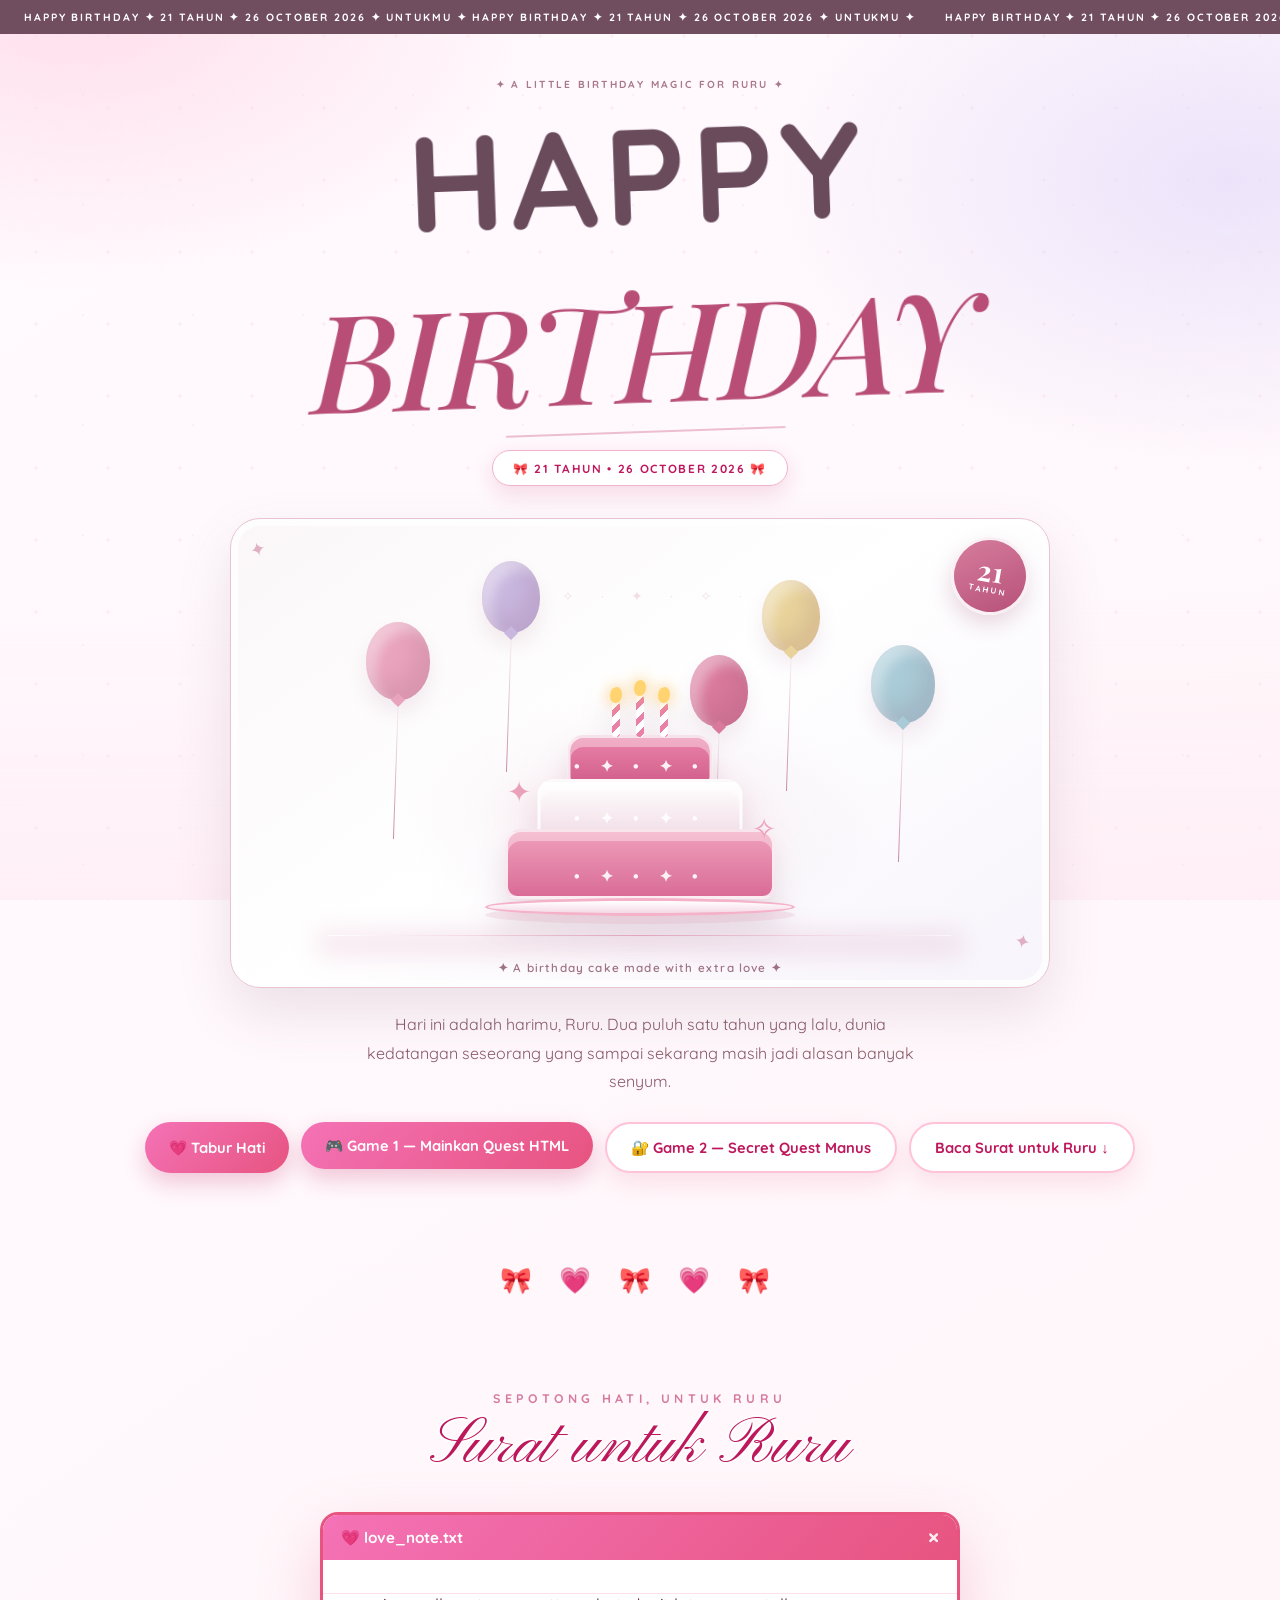
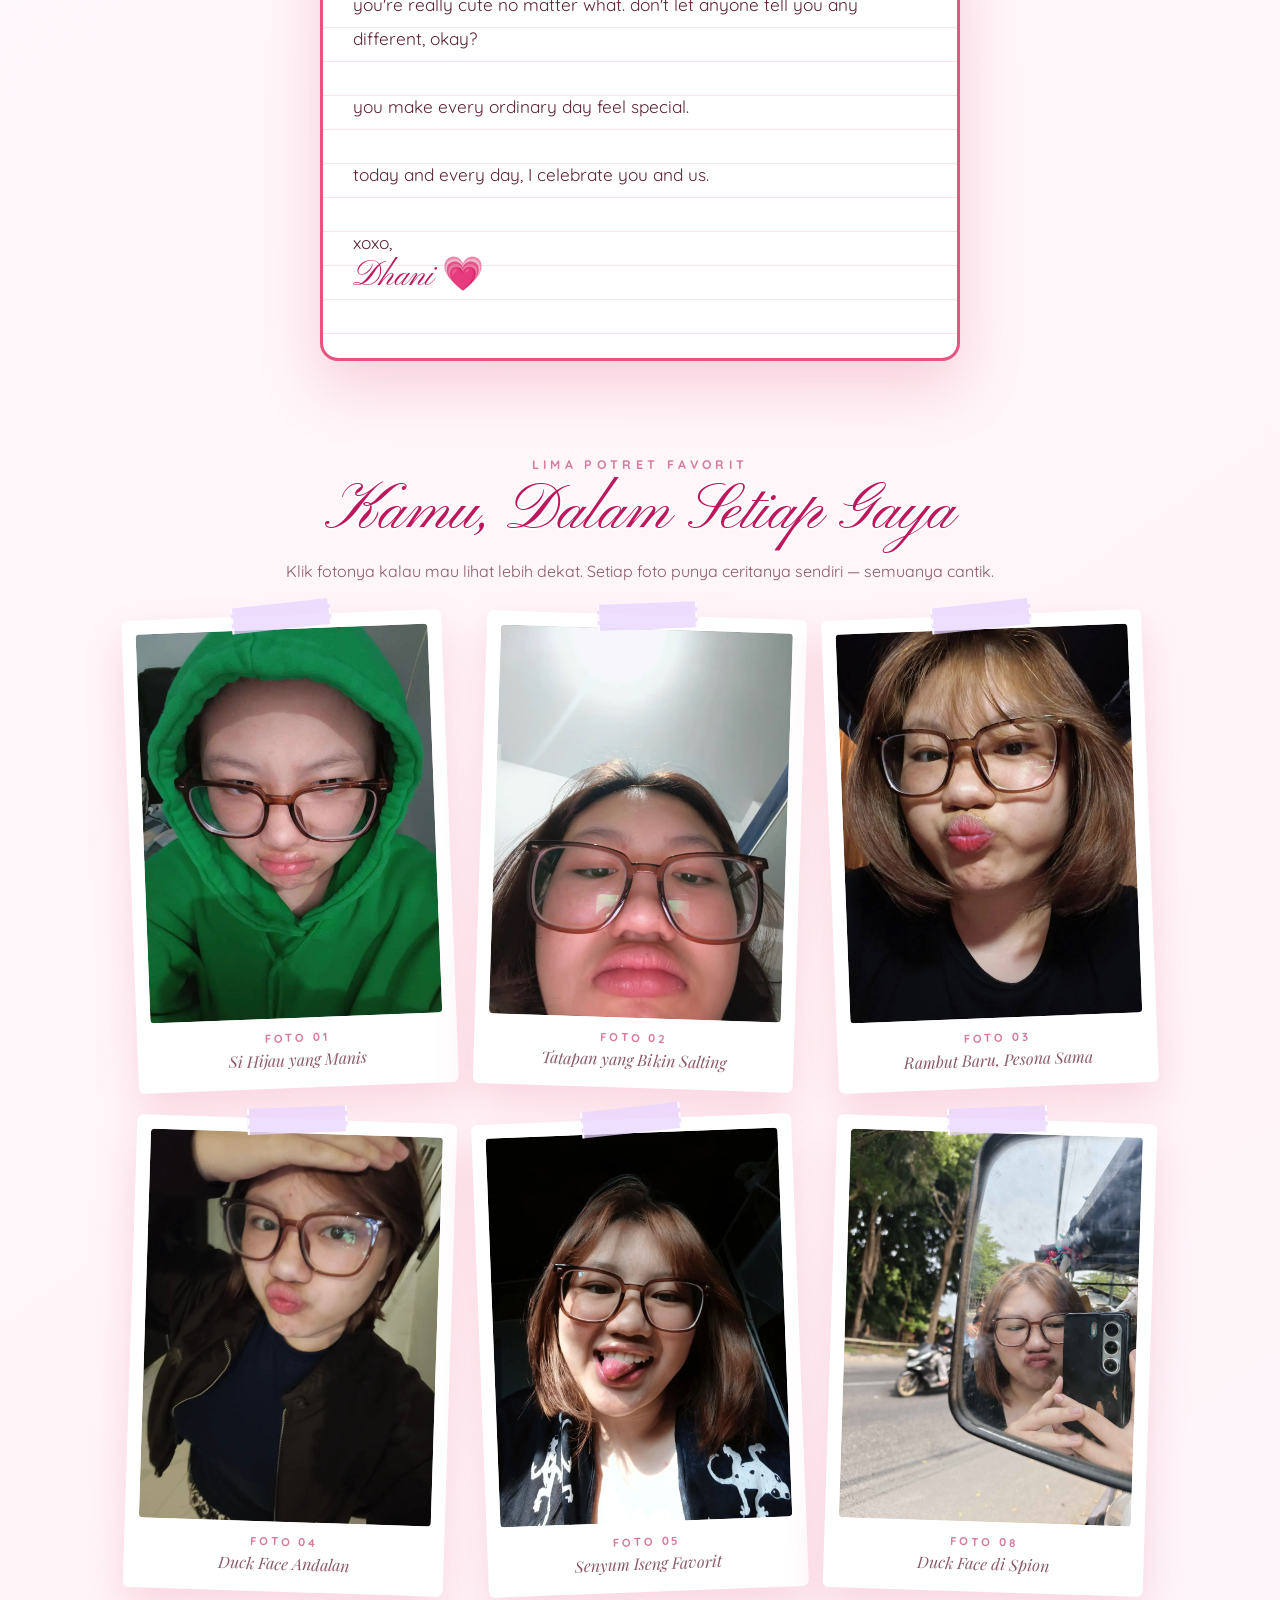
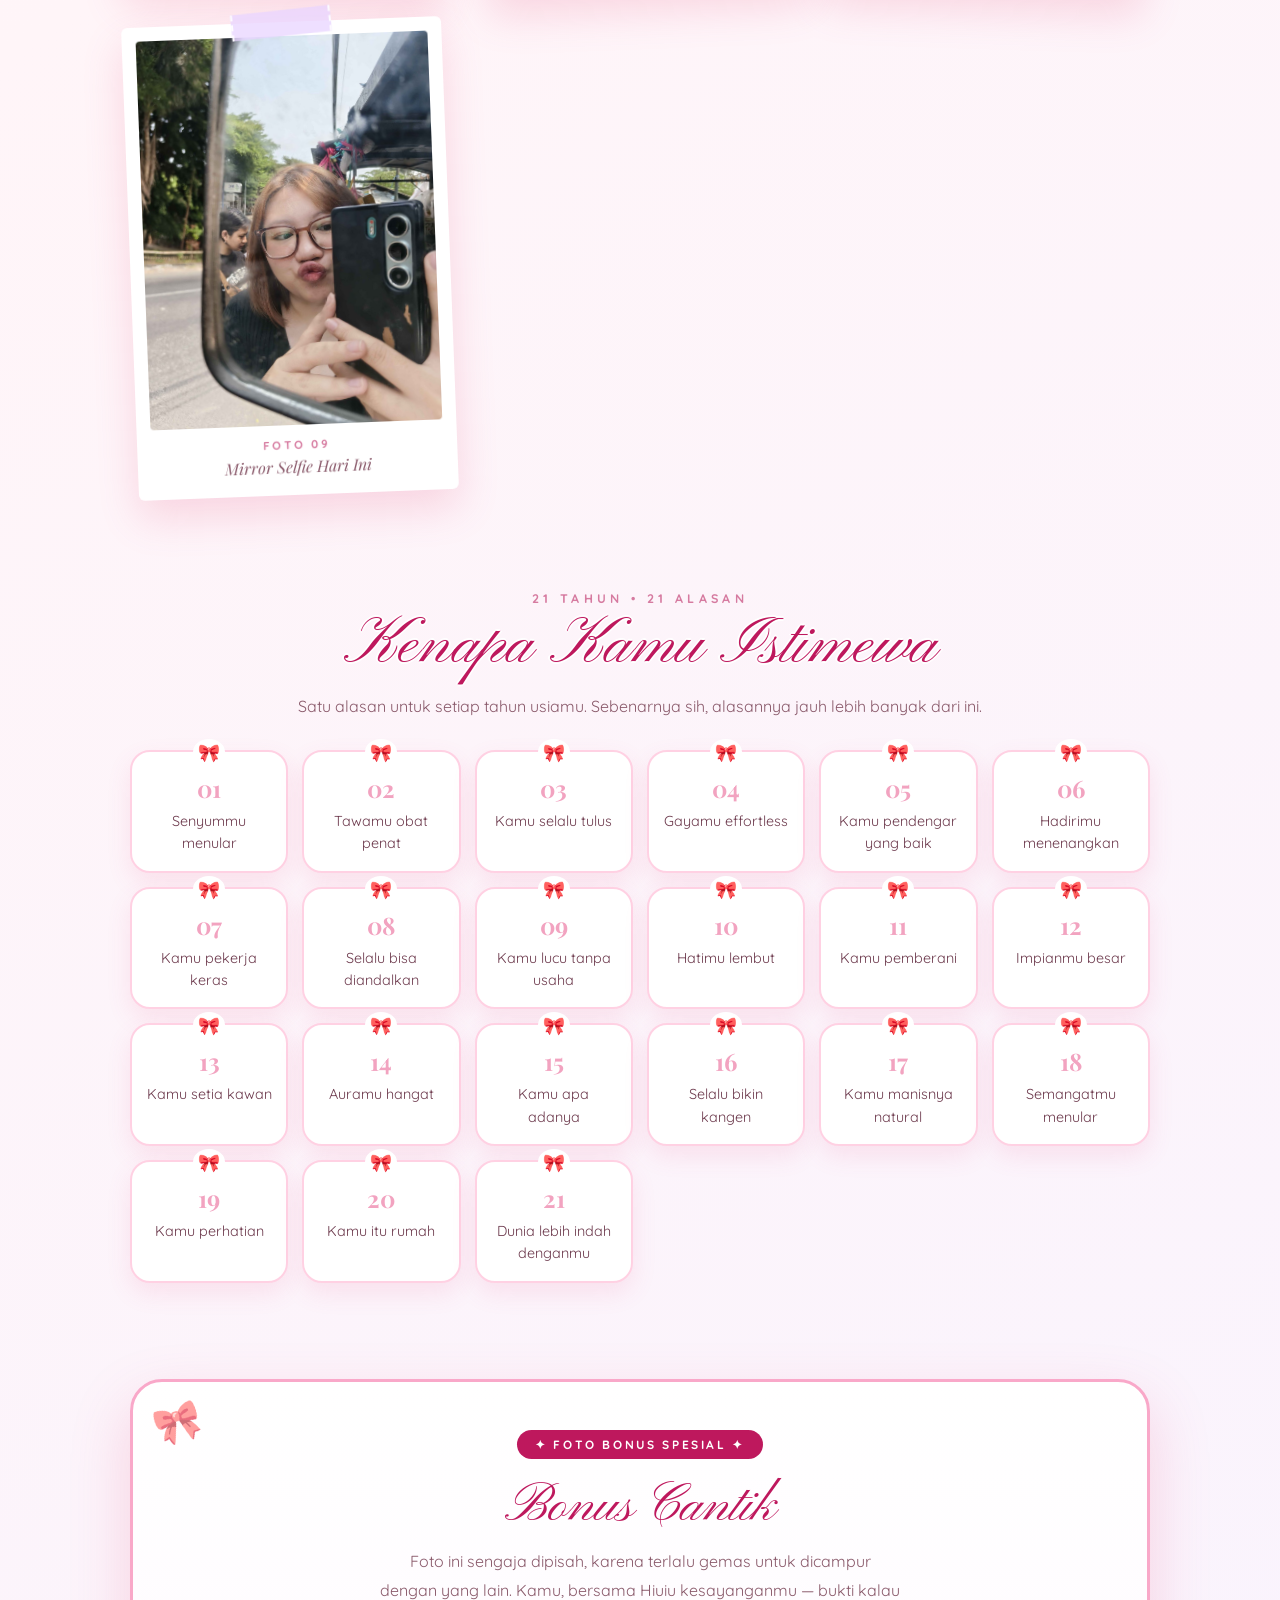
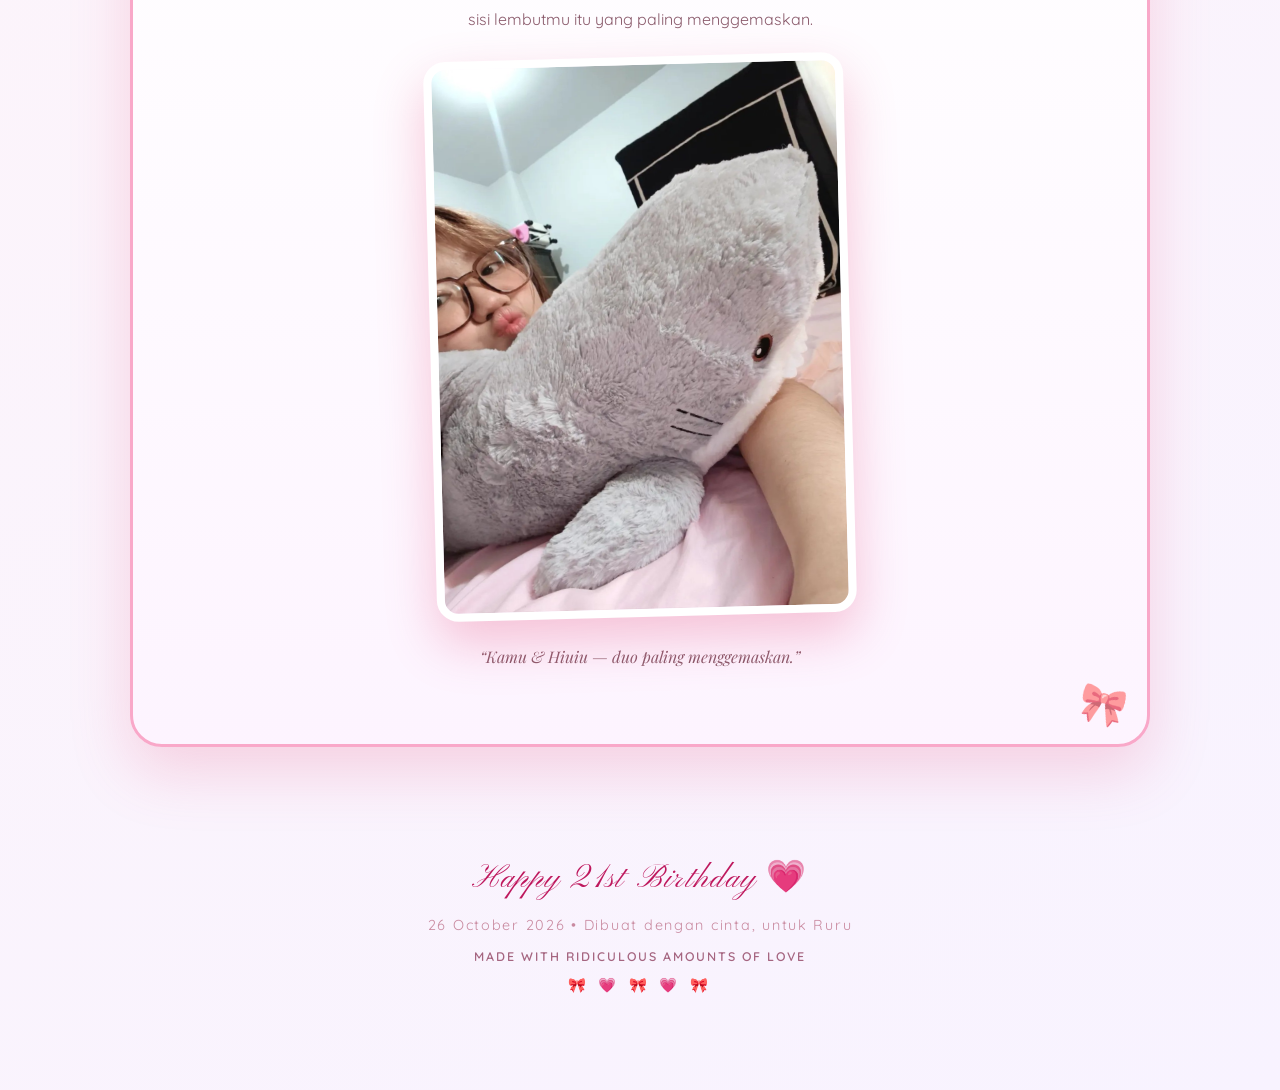
<file: index.html>
<!DOCTYPE html>
<html lang="id">
<head>
<meta charset="UTF-8">
<meta name="viewport" content="width=device-width, initial-scale=1.0">
<title>Happy Birthday 21 🎀 — 26 October 2026</title>
<!-- v2: self-hosted Three.js, kue 3D, balon 3D, hati 3D -->
<link rel="preconnect" href="https://fonts.googleapis.com">
<link href="https://fonts.googleapis.com/css2?family=Pinyon+Script&family=Playfair+Display:ital,wght@0,500;0,700;1,500&family=Quicksand:wght@400;500;600;700&display=swap" rel="stylesheet">
<script src="vendor/three.min.js"></script>
<style>
  :root{--pink:#f9a8c9;--hot:#f472b6;--rose:#be185d;--deep:#e75480;--cream:#fffafb;--lilac:#e9d5ff;--ink:#5b2333;--soft:#8a5a6b}
  *{margin:0;padding:0;box-sizing:border-box}
  html{scroll-behavior:smooth}
  body{font-family:'Quicksand',sans-serif;color:var(--ink);background:var(--cream);overflow-x:hidden}
  body::before{content:"";position:fixed;inset:0;z-index:0;pointer-events:none;
    background-image:radial-gradient(#ffd1e3 2.2px, transparent 2.3px),radial-gradient(#f3e8ff 2px, transparent 2.1px);
    background-size:56px 56px, 92px 92px; background-position:0 0, 28px 40px; opacity:.55}
  body::after{content:"";position:fixed;inset:0;z-index:0;pointer-events:none;
    background:radial-gradient(900px 480px at 8% -5%, #ffd9e8 0%, transparent 60%),radial-gradient(800px 500px at 105% 15%, #f3e8ff 0%, transparent 55%),radial-gradient(700px 500px at 50% 110%, #ffe9f2 0%, transparent 60%)}
  .wrap{position:relative;z-index:1;max-width:1060px;margin:0 auto;padding:0 20px 90px}
  .script{font-family:'Pinyon Script',cursive;font-weight:400}
  .serif{font-family:'Playfair Display',serif}

  /* marquee */
  .marquee{position:relative;z-index:2;overflow:hidden;background:var(--deep);color:#fff;font-weight:700;letter-spacing:.22em;font-size:.82rem;padding:.55rem 0;border-bottom:3px dashed #ffb9d4;white-space:nowrap}
  .marquee span{display:inline-block;padding-left:1.5rem;animation:scroll 22s linear infinite}
  @keyframes scroll{to{transform:translateX(-50%)}}

  /* hero */
  .hero{text-align:center;padding:34px 10px 10px}
  .hero h1{font-size:clamp(3.6rem,12vw,8.5rem);line-height:1.05;color:var(--rose);
    text-shadow:3px 0 0 #fff,-3px 0 0 #fff,0 3px 0 #fff,0 -3px 0 #fff,0 8px 0 #ffc2d8,0 20px 42px rgba(231,84,128,.3);
    transform:rotate(-2deg);animation:pop .8s cubic-bezier(.34,1.56,.64,1) both}
  @keyframes pop{from{transform:scale(.6) rotate(-8deg);opacity:0}to{transform:scale(1) rotate(-2deg);opacity:1}}
  .sticker{display:inline-block;background:#fff;border:2.5px solid #ffc2d8;border-radius:999px;padding:.5rem 1.4rem;font-weight:700;letter-spacing:.14em;font-size:.85rem;color:var(--rose);box-shadow:0 12px 26px rgba(231,84,128,.22);transform:rotate(1.5deg)}
  .date{margin-top:16px;font-size:clamp(1rem,3vw,1.3rem);letter-spacing:.3em;font-weight:700;color:var(--soft)}

  /* 3D stage */
  .stage{position:relative;margin:34px auto 0;max-width:820px;background:
    repeating-linear-gradient(0deg, #fff 0 34px, #ffe9f2 34px 68px),
    repeating-linear-gradient(90deg, #fff 0 34px, #ffe9f2 34px 68px);
    border:3px solid #ffc2d8;border-radius:36px;box-shadow:0 30px 70px rgba(231,84,128,.28), inset 0 0 0 8px #fff;overflow:hidden}
  .stage::before,.stage::after{content:"🎀";position:absolute;z-index:3;font-size:2.4rem}
  .stage::before{top:10px;left:14px;transform:rotate(-16deg)}
  .stage::after{bottom:10px;right:14px;transform:rotate(14deg)}
  #cake3d{width:100%;height:520px;display:block;cursor:grab;touch-action:none}
  #cake3d:active{cursor:grabbing}
  .cake-fallback{display:none;text-align:center;padding:120px 20px;font-size:5rem}
  .badge21{position:absolute;top:18px;right:22px;z-index:3;width:92px;height:92px;border-radius:50%;background:linear-gradient(135deg,#f472b6,#e75480);color:#fff;display:flex;flex-direction:column;align-items:center;justify-content:center;transform:rotate(10deg);border:4px solid #fff;box-shadow:0 14px 30px rgba(231,84,128,.45);animation:wobble 3s ease-in-out infinite}
  .badge21 b{font-family:'Playfair Display',serif;font-size:2.1rem;line-height:1}
  .badge21 span{font-size:.6rem;letter-spacing:.25em;font-weight:700}
  @keyframes wobble{0%,100%{transform:rotate(8deg) scale(1)}50%{transform:rotate(14deg) scale(1.07)}}
  .stage-hint{text-align:center;padding:10px 0 16px;font-size:.85rem;font-weight:600;color:var(--soft);letter-spacing:.08em}
  .cta{display:flex;gap:14px;flex-wrap:wrap;justify-content:center;margin-top:26px}
  .btn{cursor:pointer;border:0;border-radius:999px;padding:.95rem 2.1rem;font-family:'Quicksand',sans-serif;font-weight:700;font-size:1rem;color:#fff;background:linear-gradient(135deg,#f472b6,#e75480);box-shadow:0 14px 30px rgba(231,84,128,.4);transition:transform .2s}
  .btn:hover{transform:translateY(-3px) scale(1.04) rotate(-1deg)}
  .btn.ghost{background:#fff;color:var(--rose);border:2px solid #ffc2d8;box-shadow:0 10px 24px rgba(231,84,128,.15)}

  /* sections */
  section{margin-top:96px}
  .sec-head{text-align:center;margin-bottom:30px}
  .sec-head .kicker{font-size:.78rem;letter-spacing:.35em;color:#d67ba0;font-weight:700}
  .sec-head h2{font-size:clamp(2.4rem,7vw,4rem);color:var(--rose);line-height:1.1;margin-top:6px;text-shadow:2px 0 0 #fff,-2px 0 0 #fff,0 2px 0 #fff,0 -2px 0 #fff}
  .sec-head p{color:var(--soft);margin-top:10px;line-height:1.7}
  .divider{text-align:center;font-size:1.6rem;letter-spacing:.4em;margin-top:80px;color:#f2a3c0}

  /* letter */
  .letter{position:relative;background:#fff;border:2px solid #ffd1e3;border-radius:28px;padding:clamp(28px,5vw,52px);box-shadow:0 24px 60px rgba(231,84,128,.18);max-width:760px;margin:0 auto}
  .letter::before{content:"";position:absolute;inset:10px;border:1.5px dashed #ffc2d8;border-radius:20px;pointer-events:none}
  .tape{position:absolute;width:110px;height:30px;background:rgba(249,168,201,.55);border-left:2px dashed rgba(255,255,255,.8);border-right:2px dashed rgba(255,255,255,.8);top:-14px;left:50%;transform:translateX(-50%) rotate(-3deg)}
  .letter .seal{position:absolute;top:-26px;right:34px;width:56px;height:56px;border-radius:50%;background:linear-gradient(135deg,#f472b6,#e75480);color:#fff;display:flex;align-items:center;justify-content:center;font-size:1.5rem;box-shadow:0 10px 22px rgba(231,84,128,.45);transform:rotate(10deg)}
  .letter p{line-height:2;font-size:1.06rem;margin-bottom:16px;color:#6d3a4d}
  .letter .sign{font-size:clamp(2rem,5vw,2.8rem);color:var(--rose);margin-top:8px}

  /* gallery */
  .gallery{display:grid;grid-template-columns:repeat(auto-fit,minmax(240px,1fr));gap:30px}
  .polaroid{position:relative;background:#fff;padding:14px 14px 18px;border-radius:6px;box-shadow:0 18px 40px rgba(231,84,128,.2);transform:rotate(var(--r,0deg));transition:transform .35s, box-shadow .35s;cursor:pointer}
  .polaroid:nth-child(odd){--r:-2.2deg}.polaroid:nth-child(even){--r:1.8deg}
  .polaroid:hover{transform:rotate(0deg) translateY(-8px) scale(1.03);box-shadow:0 28px 50px rgba(231,84,128,.3);z-index:2}
  .polaroid::before{content:"";position:absolute;top:-12px;left:50%;transform:translateX(-50%) rotate(-4deg);width:96px;height:26px;background:rgba(233,213,255,.75);border-left:2px dashed rgba(255,255,255,.9);border-right:2px dashed rgba(255,255,255,.9)}
  .polaroid img{width:100%;aspect-ratio:3/4;object-fit:cover;border-radius:4px;display:block;background:#ffe4ef}
  .polaroid figcaption{font-family:'Playfair Display',serif;font-style:italic;text-align:center;margin-top:12px;color:var(--soft);font-size:1rem}
  .polaroid figcaption b{display:block;font-style:normal;font-family:'Quicksand',sans-serif;font-size:.72rem;letter-spacing:.25em;color:#d67ba0;margin-bottom:4px}

  /* reasons */
  .reasons{display:grid;grid-template-columns:repeat(auto-fit,minmax(150px,1fr));gap:14px}
  .reason{position:relative;background:#fff;border:2px solid #ffd1e3;border-radius:20px;padding:20px 14px 16px;text-align:center;box-shadow:0 10px 24px rgba(231,84,128,.12);transition:transform .25s}
  .reason:hover{transform:translateY(-5px) rotate(-1.5deg) scale(1.03)}
  .reason::before{content:"🎀";position:absolute;top:-13px;left:50%;transform:translateX(-50%);font-size:1.1rem;background:#fff;border-radius:50%;padding:2px 5px}
  .reason .n{font-family:'Playfair Display',serif;font-weight:700;color:#f2a3c0;font-size:1.5rem}
  .reason p{font-size:.9rem;line-height:1.55;margin-top:6px;color:#6d3a4d}

  /* bonus */
  .bonus{border:3px solid #f9a8c9;border-radius:32px;padding:clamp(28px,5vw,48px);background:linear-gradient(180deg,#fff,#fdf4ff);box-shadow:0 24px 60px rgba(231,84,128,.22);text-align:center;position:relative;overflow:hidden}
  .bonus::before,.bonus::after{content:"🎀";position:absolute;font-size:2.4rem;opacity:.6}
  .bonus::before{top:16px;left:20px;transform:rotate(-18deg)}
  .bonus::after{bottom:16px;right:20px;transform:rotate(14deg)}
  .bonus .tag{display:inline-block;background:var(--rose);color:#fff;font-weight:700;letter-spacing:.22em;font-size:.75rem;padding:.45rem 1.1rem;border-radius:999px}
  .bonus h2{font-size:clamp(2.2rem,6vw,3.4rem);color:var(--rose);margin:14px 0 6px}
  .bonus p{color:var(--soft);line-height:1.8;max-width:520px;margin:0 auto 24px}
  .bonus figure{max-width:420px;margin:0 auto;cursor:pointer}
  .bonus img{width:100%;aspect-ratio:3/4;object-fit:cover;border-radius:22px;border:8px solid #fff;box-shadow:0 22px 50px rgba(231,84,128,.32);background:#ffe4ef;transform:rotate(-1.5deg)}

  /* bursts + trail */
  .burst{position:fixed;z-index:50;pointer-events:none;font-size:1.6rem;animation:floatUp 1.1s ease-out forwards}
  @keyframes floatUp{to{transform:translateY(-130px) scale(1.4) rotate(18deg);opacity:0}}
  .rain{position:fixed;top:-40px;z-index:40;pointer-events:none;animation:fall linear forwards}
  @keyframes fall{to{transform:translateY(110vh) rotate(340deg)}}
  .trail{position:fixed;z-index:60;pointer-events:none;font-size:.95rem;animation:trailFade .8s ease-out forwards}
  @keyframes trailFade{to{transform:translateY(-26px) scale(.4);opacity:0}}

  footer{text-align:center;margin-top:100px;color:#c98aa0;font-size:.9rem;letter-spacing:.12em;line-height:2}
  footer .big{font-size:2rem;color:var(--rose)}
  .footer-love{display:inline-block;margin:8px 0 2px;color:#a56580;font:600 .78rem/1.5 'Quicksand',sans-serif;letter-spacing:.16em;text-transform:uppercase}
  @media (max-width:560px){#cake3d{height:400px}.letter{padding:28px 22px}}
  /* love note card (ala love_note.txt) */
  .lovenote{max-width:640px;margin:0 auto;background:#fff;border:3px solid #e75480;border-radius:18px;overflow:hidden;box-shadow:0 24px 60px rgba(231,84,128,.25);text-align:left}
  .lovenote-head{display:flex;justify-content:space-between;align-items:center;background:linear-gradient(135deg,#f472b6,#e75480);color:#fff;font-weight:700;padding:.7rem 1.1rem;font-size:.95rem}
  .lovenote-x{font-size:1.4rem;line-height:1;opacity:.9}
  .lovenote-body{padding:28px 30px;background-image:repeating-linear-gradient(transparent 0 33px,#ffe1ec 33px 34px);line-height:34px;font-size:1.08rem;color:#5b2333}
  .lovenote-body p{margin-bottom:34px}
  .lovenote-sign{margin-top:8px}
  .lovenote-name{font-family:'Pinyon Script',cursive;font-size:2.1rem;color:var(--rose)}

  /* connected game gate */
  .manus-gate{position:fixed;inset:0;z-index:100;display:grid;place-items:center;padding:20px;background:rgba(91,35,51,.42);backdrop-filter:blur(8px)}
  .manus-gate[hidden]{display:none}
  .manus-gate-card{position:relative;width:min(430px,100%);padding:30px 24px 26px;border:3px solid #ffc2d8;border-radius:28px;background:#fffafb;box-shadow:0 28px 80px rgba(91,35,51,.3);text-align:center}
  .manus-gate-card::before{content:"🎀";position:absolute;top:-25px;left:50%;transform:translateX(-50%);font-size:2.4rem}
  .manus-gate-card h3{font-family:'Playfair Display',serif;font-size:1.8rem;color:#be185d;margin-bottom:9px}
  .manus-gate-card p{color:#8a5a6b;line-height:1.65;margin-bottom:18px}
  .manus-gate-card form{display:flex;gap:8px;flex-wrap:wrap;justify-content:center}
  .manus-gate-card input{flex:1 1 190px;min-width:0;border:2px solid #ffc2d8;border-radius:999px;padding:13px 16px;font:600 1rem 'Quicksand',sans-serif;color:#5b2333;background:#fff;outline:none;text-align:center}
  .manus-gate-card input:focus{border-color:#e75480;box-shadow:0 0 0 4px rgba(244,114,182,.18)}
  .manus-gate-card .gate-message{min-height:1.5em;margin:15px 0 0;color:#be185d;font-weight:700;font-size:.9rem}
  .manus-gate-close{position:absolute;right:13px;top:10px;border:0;background:transparent;color:#be185d;font-size:1.5rem;cursor:pointer}
  .manus-gate-hint{font-size:.78rem!important;letter-spacing:.08em;margin:13px 0 0!important;color:#c98aa0!important}


  /* polished hero refresh */
  body{background:linear-gradient(145deg,#fffafe 0%,#fff5f8 48%,#f8f3ff 100%)}
  body::before{background-image:radial-gradient(#f5b7d0 1.5px,transparent 1.7px),radial-gradient(#d9c7ed 1.2px,transparent 1.5px);background-size:72px 72px,110px 110px;opacity:.2}
  body::after{background:radial-gradient(700px 420px at 6% 0%,rgba(255,212,229,.72),transparent 68%),radial-gradient(680px 420px at 96% 20%,rgba(225,214,249,.62),transparent 68%),linear-gradient(180deg,transparent 65%,rgba(255,231,241,.5))}
  .marquee{background:linear-gradient(90deg,#c94778,#df6e99,#c94778);border-bottom:0;padding:.62rem 0;font-size:.72rem;letter-spacing:.18em;box-shadow:0 4px 16px rgba(190,24,93,.16)}
  .hero{padding:44px 10px 10px}
  .hero-kicker{color:#b86a8b;font-size:.7rem;font-weight:700;letter-spacing:.28em;margin-bottom:12px}
  .hero-title{display:flex;justify-content:center;align-items:baseline;gap:.22em;flex-wrap:wrap;font-family:'Playfair Display',serif;font-size:clamp(3.2rem,9vw,7.4rem);font-weight:500;line-height:.98;letter-spacing:-.045em;color:#6b304c;text-shadow:0 10px 22px rgba(190,24,93,.12);animation:heroIn .8s cubic-bezier(.2,1.3,.4,1) both}
  .hero-title span{font-style:italic;color:#a4446f;font-weight:500}
  .hero-title strong{font-style:italic;font-weight:700;background:linear-gradient(135deg,#e75480 12%,#b92e69 75%);-webkit-background-clip:text;background-clip:text;color:transparent}.hero-title span{text-shadow:none}.hero-title strong{background:none;-webkit-background-clip:border-box;background-clip:border-box;color:#c94778;-webkit-text-fill-color:#c94778;text-shadow:none}
  .hero-title strong::after{content:'';display:block;height:5px;margin:8px auto 0;width:62%;border-radius:99px;background:linear-gradient(90deg,transparent,#f4a1be,transparent);opacity:.65}
  @keyframes heroIn{from{opacity:0;transform:translateY(16px) scale(.94)}to{opacity:1;transform:translateY(0) scale(1)}}
  .sticker{border:1px solid #efb2c9;padding:.58rem 1.25rem;font-size:.74rem;box-shadow:0 8px 22px rgba(190,24,93,.14);transform:none}
  .stage{height:500px;margin-top:32px;background:linear-gradient(145deg,#fff 0%,#fff5f8 48%,#f6efff 100%);border:1px solid rgba(229,84,128,.34);border-radius:30px;box-shadow:0 26px 60px rgba(141,71,108,.16),inset 0 0 0 8px rgba(255,255,255,.75);overflow:hidden}
  .stage::before,.stage::after{z-index:9;font-size:1.8rem;opacity:.75}
  .stage::before{top:16px;left:18px}.stage::after{bottom:34px;right:18px}
  #cake3d{position:absolute;left:0;top:0;width:1px;height:1px;opacity:0;pointer-events:none}
  .hero-art{position:absolute;inset:0;overflow:hidden}
  .hero-glow{position:absolute;left:50%;bottom:38px;width:min(70%,470px);height:250px;transform:translateX(-50%);border-radius:50%;background:radial-gradient(ellipse,rgba(255,191,214,.7),rgba(248,225,240,.35) 48%,transparent 72%);filter:blur(8px)}
  .hero-confetti{position:absolute;top:68px;left:50%;transform:translateX(-50%);width:100%;color:#e9a0ba;font-size:1.25rem;letter-spacing:.28em;white-space:nowrap;opacity:.72;animation:confettiFloat 3s ease-in-out infinite}
  .hero-balloons{position:absolute;inset:0;max-width:720px;margin:auto}
  .balloon{position:absolute;display:block;width:64px;height:78px;border-radius:50% 50% 48% 48%;box-shadow:inset -12px -14px 20px rgba(108,48,83,.12),inset 10px 9px 12px rgba(255,255,255,.4),0 12px 20px rgba(137,73,107,.1);animation:balloonFloat 4s ease-in-out infinite}
  .balloon::before{content:'';position:absolute;left:50%;bottom:-5px;width:10px;height:10px;transform:translateX(-50%) rotate(45deg);background:inherit}
  .balloon::after{content:'';position:absolute;left:50%;top:92%;width:1px;height:145px;background:linear-gradient(transparent,#c98aa5);transform:rotate(2deg);transform-origin:top}
  .balloon-pink{left:12%;top:22%;background:#f5a4c3;animation-delay:-.8s}.balloon-lilac{left:28%;top:9%;background:#d8c4f0;width:58px;height:72px;animation-delay:-2s}.balloon-yellow{right:25%;top:13%;background:#f7dc95;width:58px;height:72px;animation-delay:-1.4s}.balloon-blue{right:9%;top:27%;background:#aed8eb;width:64px;height:78px;animation-delay:-2.7s}.balloon-rose{right:35%;top:29%;background:#ec769f;width:58px;height:72px;animation-delay:-1.8s}
  @keyframes balloonFloat{0%,100%{transform:translateY(0) rotate(-3deg)}50%{transform:translateY(-10px) rotate(4deg)}}
  @keyframes confettiFloat{0%,100%{transform:translateX(-50%) translateY(0);opacity:.55}50%{transform:translateX(-50%) translateY(-7px);opacity:.9}}
  .hero-cake{position:absolute;left:50%;bottom:64px;width:310px;height:250px;transform:translateX(-50%);filter:drop-shadow(0 17px 14px rgba(137,73,107,.16));z-index:4}
  .cake-plate{position:absolute;left:50%;bottom:7px;width:310px;height:18px;transform:translateX(-50%);border-radius:50%;background:linear-gradient(#fff,#f5d9e6);border:3px solid #f4b1c8;box-shadow:0 8px 0 rgba(218,144,174,.18)}
  .cake-tier{position:absolute;left:50%;transform:translateX(-50%);border-radius:16px 16px 12px 12px;border:3px solid rgba(255,255,255,.82);box-shadow:inset 0 9px 0 rgba(255,255,255,.35)}
  .cake-tier::after{content:'•  ✦  •  ✦  •';position:absolute;left:0;right:0;bottom:10px;text-align:center;color:rgba(255,255,255,.9);font-weight:700;letter-spacing:8px}
  .cake-tier-bottom{bottom:24px;width:270px;height:70px;background:linear-gradient(#f7b0c9,#e979a5)}
  .cake-tier-mid{bottom:82px;width:205px;height:62px;background:linear-gradient(#fff,#f6dce9)}
  .cake-tier-top{bottom:134px;width:145px;height:54px;background:linear-gradient(#f595ba,#e35d92)}
  .cake-candle{position:absolute;bottom:186px;left:calc(50% - 28px);width:8px;height:35px;border-radius:5px;background:repeating-linear-gradient(135deg,#fff 0 6px,#e980a7 6px 11px);z-index:3}.candle-two{left:calc(50% - 4px);height:42px}.candle-three{left:calc(50% + 20px);height:35px}
  .cake-candle i{position:absolute;left:50%;top:-15px;width:12px;height:16px;transform:translateX(-50%);border-radius:55% 45% 55% 45%;background:#ffd36f;box-shadow:0 0 15px #ffc35a;animation:flameFlicker .7s ease-in-out infinite alternate}
  @keyframes flameFlicker{to{transform:translateX(-50%) scale(1.18) rotate(6deg);filter:brightness(1.12)}}
  .cake-sparkle{position:absolute;color:#eaa0b8;font-size:1.8rem;animation:sparklePop 2.3s ease-in-out infinite}.sparkle-one{left:7%;top:40%}.sparkle-two{right:6%;top:55%;animation-delay:-1.1s}
  @keyframes sparklePop{0%,100%{opacity:.25;transform:scale(.8) rotate(0)}50%{opacity:1;transform:scale(1.18) rotate(16deg)}}
  .hero-ground{position:absolute;left:12%;right:12%;bottom:51px;height:1px;background:linear-gradient(90deg,transparent,#e8adc3,transparent);box-shadow:0 8px 24px 12px rgba(209,137,170,.2)}
  .stage-hint{position:absolute;z-index:10;left:0;right:0;bottom:12px;padding:0;font-size:.73rem;color:#a56c87;letter-spacing:.14em}
  .badge21{z-index:11;width:78px;height:78px;top:18px;right:20px;background:linear-gradient(145deg,#f28caf,#c74779);border:3px solid rgba(255,255,255,.9);box-shadow:0 12px 24px rgba(190,24,93,.26)}
  .badge21 b{font-size:1.75rem}.badge21 span{font-size:.52rem}
  .cta{gap:12px;margin-top:26px}.btn{box-shadow:0 10px 22px rgba(190,24,93,.22);font-size:.92rem;padding:.86rem 1.5rem}.btn:hover{box-shadow:0 14px 28px rgba(190,24,93,.28)}
  @media (max-width:760px){.wrap{padding-left:14px;padding-right:14px}.hero{padding-top:32px}.hero-kicker{font-size:.58rem;letter-spacing:.2em}.hero-title{font-size:clamp(3rem,13vw,5.4rem)}.stage{height:430px;border-radius:24px;margin-top:24px}.hero-cake{transform:translateX(-50%) scale(.82);transform-origin:bottom center;bottom:52px}.balloon{transform:scale(.78)}.balloon-pink{left:5%}.balloon-blue{right:3%}.badge21{width:68px;height:68px;top:14px;right:14px}.badge21 b{font-size:1.5rem}.stage-hint{font-size:.62rem;letter-spacing:.08em}.cta .btn,.cta a{width:100%}.cta a .btn{width:100%}}
  @media (max-width:440px){.marquee{font-size:.58rem;letter-spacing:.12em}.hero-title{font-size:clamp(2.8rem,15vw,4.4rem)}.sticker{font-size:.6rem;letter-spacing:.08em;padding:.5rem .8rem}.stage{height:350px}.hero-cake{transform:translateX(-50%) scale(.61);bottom:42px}.hero-confetti{top:52px;font-size:.85rem}.balloon{transform:scale(.58)}.balloon-pink{left:0}.balloon-blue{right:0}.stage-hint{font-size:.55rem}.hero-ground{bottom:42px}.hero-glow{bottom:35px}}


  /* editorial minimal hero refinement */
  .hero-title{font-family:'Quicksand',sans-serif;font-size:clamp(2.55rem,7vw,5.9rem);font-weight:700;line-height:1;letter-spacing:.045em;text-transform:uppercase;color:#694b5c;text-shadow:none;transform:none}
  .hero-title span{font-style:normal;color:#694b5c;font-weight:700}
  .hero-title strong{font-family:'Playfair Display',serif;font-style:italic;font-weight:500;color:#b84d76;-webkit-text-fill-color:#b84d76;letter-spacing:-.025em;background:none;text-shadow:none}
  .hero-title strong::after{height:2px;width:42%;margin-top:12px;background:#e8afc2;opacity:.8}
  .hero-kicker{color:#a8798d;letter-spacing:.22em;font-size:.64rem}
  .stage{height:470px;background:linear-gradient(145deg,#fbf7f8 0%,#fff 48%,#f7f4fb 100%);border-color:#e8c3d0;box-shadow:0 24px 54px rgba(106,73,91,.13),inset 0 0 0 7px rgba(255,255,255,.82)}
  .stage::before,.stage::after{content:'✦';color:#d79ab1;font-size:1.2rem;font-family:'Playfair Display',serif}
  .hero-confetti{opacity:.26;color:#c98aa4;font-size:.9rem;letter-spacing:.45em}
  .hero-glow{background:radial-gradient(ellipse,rgba(242,193,210,.48),rgba(245,235,242,.25) 48%,transparent 72%)}
  .hero-cake{cursor:pointer;transition:filter .2s}
  .hero-cake:hover{filter:drop-shadow(0 20px 16px rgba(137,73,107,.2)) brightness(1.02)}
  .cake-tier-bottom{background:linear-gradient(#ef9fba,#d96c97)}
  .cake-tier-mid{background:linear-gradient(#fff,#f0dbe4)}
  .cake-tier-top{background:linear-gradient(#e982a8,#cf5d89)}
  .balloon-pink{background:#e9a3bc}.balloon-lilac{background:#c9b7df}.balloon-yellow{background:#e9d39b}.balloon-blue{background:#a9cbd7}.balloon-rose{background:#d9799b}
  .badge21{background:linear-gradient(145deg,#d77e9e,#b65078);box-shadow:0 10px 20px rgba(153,78,108,.2)}
  .stage-hint{color:#9e7185;letter-spacing:.1em}
  .spin-cake{animation:spinCake .8s cubic-bezier(.2,.9,.2,1)}
  @keyframes spinCake{0%{transform:translateX(-50%) rotateY(0) scale(1)}50%{transform:translateX(-50%) rotateY(180deg) scale(1.04)}100%{transform:translateX(-50%) rotateY(360deg) scale(1)}}
  .marquee{background:#714d60;box-shadow:none;font-size:.66rem;letter-spacing:.18em}
  @media (max-width:760px){.stage{height:410px}.hero-title{font-size:clamp(2.4rem,11vw,4.7rem)}}
  @media (max-width:440px){.stage{height:340px}.hero-title{font-size:clamp(2.15rem,12vw,3.6rem);letter-spacing:.03em}.hero-title strong::after{margin-top:8px}.hero-kicker{font-size:.5rem}.hero-cake{bottom:42px}}


  .hb-overlay{will-change:opacity,transform;position:fixed;left:50%;top:38%;transform:translate(-50%,-50%) scale(.7);z-index:80;pointer-events:none;text-align:center;opacity:0;transition:opacity .3s,transform .45s cubic-bezier(.34,1.56,.64,1)}
  .hb-overlay.show{opacity:1;transform:translate(-50%,-50%) scale(1)}
  .hb-overlay b{display:block;font:700 clamp(2.6rem,10vw,5.2rem)/.95 'Quicksand',sans-serif;letter-spacing:.04em;color:#b84d76;text-shadow:0 4px 0 #fff,0 12px 26px rgba(120,70,92,.25)}
  .hb-overlay span{display:block;margin-top:12px;color:#9b6b80;font-weight:700;letter-spacing:.2em;font-size:.75rem;background:#fff;padding:.45rem 1rem;border-radius:999px;border:1px solid #e8c3d0}

</style>
</head>
<body>
<div class="marquee"><span>HAPPY BIRTHDAY ✦ 21 TAHUN ✦ 26 OCTOBER 2026 ✦ UNTUKMU ✦ HAPPY BIRTHDAY ✦ 21 TAHUN ✦ 26 OCTOBER 2026 ✦ UNTUKMU ✦&nbsp;</span><span>HAPPY BIRTHDAY ✦ 21 TAHUN ✦ 26 OCTOBER 2026 ✦ UNTUKMU ✦ HAPPY BIRTHDAY ✦ 21 TAHUN ✦ 26 OCTOBER 2026 ✦ UNTUKMU ✦&nbsp;</span></div>

<div class="hb-overlay" id="hbOverlay"><b>HAPPY<br>BIRTHDAY</b><span>RURU • 21 TAHUN</span></div>

<div class="wrap">
  <header class="hero">
    <div class="hero-kicker">✦ A LITTLE BIRTHDAY MAGIC FOR RURU ✦</div>
    <h1 class="hero-title"><span>Happy</span> <strong>Birthday</strong></h1>
    <div style="margin-top:18px"><span class="sticker">🎀 21 TAHUN • 26 OCTOBER 2026 🎀</span></div>

    <div class="stage" id="stage">
      <div class="badge21"><b>21</b><span>TAHUN</span></div>
      <div class="hero-art" aria-hidden="true">
        <div class="hero-glow"></div>
        <div class="hero-confetti">✦　·　✧　·　✦　·　✧　·　✦</div>
        <div class="hero-balloons"><i class="balloon balloon-pink"></i><i class="balloon balloon-lilac"></i><i class="balloon balloon-yellow"></i><i class="balloon balloon-blue"></i><i class="balloon balloon-rose"></i></div>
        <div class="hero-cake">
          <div class="cake-candle"><i></i></div><div class="cake-candle candle-two"><i></i></div><div class="cake-candle candle-three"><i></i></div>
          <div class="cake-tier cake-tier-top"></div><div class="cake-tier cake-tier-mid"></div><div class="cake-tier cake-tier-bottom"></div><div class="cake-plate"></div>
          <span class="cake-sparkle sparkle-one">✦</span><span class="cake-sparkle sparkle-two">✧</span>
        </div>
        <div class="hero-ground"></div>
      </div>
      <canvas id="cake3d" data-disabled="true" aria-hidden="true"></canvas>
      <div class="cake-fallback" id="cakeFallback">🎂<div style="font-size:1rem;font-family:'Quicksand',sans-serif;font-weight:700;color:#be185d">Kue ulang tahunmu!</div></div>
      <div class="stage-hint">✦ A birthday cake made with extra love ✦</div>
    </div>

    <p style="margin-top:22px;max-width:560px;margin-left:auto;margin-right:auto;line-height:1.8;color:var(--soft)">Hari ini adalah harimu, Ruru. Dua puluh satu tahun yang lalu, dunia kedatangan seseorang yang sampai sekarang masih jadi alasan banyak senyum.</p>
    <div class="cta">
      <button class="btn" onclick="rainHearts()">💗 Tabur Hati</button>
      <a href="game.html" style="text-decoration:none"><button class="btn">🎮 Game 1 — Mainkan Quest HTML</button></a>
      <button class="btn ghost" id="openManusGate" type="button">🔐 Game 2 — Secret Quest Manus</button>
      <button class="btn ghost" onclick="document.getElementById('surat').scrollIntoView({behavior:'smooth'})">Baca Surat untuk Ruru ↓</button>
    </div>
  </header>

  <div class="divider">🎀 💗 🎀 💗 🎀</div>

  <section id="surat">
    <div class="sec-head">
      <div class="kicker">SEPOTONG HATI, UNTUK RURU</div>
      <h2 class="script">Surat untuk Ruru</h2>
    </div>
    <div class="lovenote">
      <div class="lovenote-head"><span>💗 love_note.txt</span><span class="lovenote-x">×</span></div>
      <div class="lovenote-body">
        <p>you're really cute no matter what. don't let anyone tell you any different, okay?</p>
        <p>you make every ordinary day feel special.</p>
        <p>today and every day, I celebrate you and us.</p>
        <p class="lovenote-sign">xoxo,<br><span class="lovenote-name">Dhani 💗</span></p>
      </div>
    </div>
  </section>

  <section id="galeri">
    <div class="sec-head">
      <div class="kicker">LIMA POTRET FAVORIT</div>
      <h2 class="script">Kamu, Dalam Setiap Gaya</h2>
      <p>Klik fotonya kalau mau lihat lebih dekat. Setiap foto punya ceritanya sendiri — semuanya cantik.</p>
    </div>
    <div class="gallery">
      <figure class="polaroid" onclick="burstAt(event)"><img src="assets/foto-1.jpg" alt="Foto 1"><figcaption><b>FOTO 01</b>Si Hijau yang Manis</figcaption></figure>
      <figure class="polaroid" onclick="burstAt(event)"><img src="assets/foto-2.jpg" alt="Foto 2"><figcaption><b>FOTO 02</b>Tatapan yang Bikin Salting</figcaption></figure>
      <figure class="polaroid" onclick="burstAt(event)"><img src="assets/foto-3.jpg" alt="Foto 3"><figcaption><b>FOTO 03</b>Rambut Baru, Pesona Sama</figcaption></figure>
      <figure class="polaroid" onclick="burstAt(event)"><img src="assets/foto-4.jpg" alt="Foto 4"><figcaption><b>FOTO 04</b>Duck Face Andalan</figcaption></figure>
      <figure class="polaroid" onclick="burstAt(event)"><img src="assets/foto-5.jpg" alt="Foto 5"><figcaption><b>FOTO 05</b>Senyum Iseng Favorit</figcaption></figure>
      <figure class="polaroid" onclick="burstAt(event)"><img src="assets/foto-8.jpg" alt="Foto 8"><figcaption><b>FOTO 08</b>Duck Face di Spion</figcaption></figure>
      <figure class="polaroid" onclick="burstAt(event)"><img src="assets/foto-9.jpg" alt="Foto 9"><figcaption><b>FOTO 09</b>Mirror Selfie Hari Ini</figcaption></figure>
    </div>
  </section>

  <section id="alasan">
    <div class="sec-head">
      <div class="kicker">21 TAHUN • 21 ALASAN</div>
      <h2 class="script">Kenapa Kamu Istimewa</h2>
      <p>Satu alasan untuk setiap tahun usiamu. Sebenarnya sih, alasannya jauh lebih banyak dari ini.</p>
    </div>
    <div class="reasons" id="reasons"></div>
  </section>

  <section id="bonus">
    <div class="bonus">
      <span class="tag">✦ FOTO BONUS SPESIAL ✦</span>
      <h2 class="script">Bonus Cantik</h2>
      <p>Foto ini sengaja dipisah, karena terlalu gemas untuk dicampur dengan yang lain. Kamu, bersama Hiuiu kesayanganmu — bukti kalau sisi lembutmu itu yang paling menggemaskan.</p>
      <figure onclick="burstAt(event)">
        <img src="assets/foto-bonus.jpg" alt="Foto bonus bersama Hiuiu">
      </figure>
      <p style="margin-top:22px;font-family:'Playfair Display',serif;font-style:italic">“Kamu &amp; Hiuiu — duo paling menggemaskan.”</p>
    </div>
  </section>

  <footer>
    <div class="big script">Happy 21st Birthday 💗</div>
    26 October 2026 • Dibuat dengan cinta, untuk Ruru<br>
    <span class="footer-love">Made with ridiculous amounts of love</span><br>
    <span style="letter-spacing:.3em">🎀 💗 🎀 💗 🎀</span>
  </footer>
</div>

<script>
/* ---------- 21 reasons ---------- */
const reasons = ["Senyummu menular","Tawamu obat penat","Kamu selalu tulus","Gayamu effortless","Kamu pendengar yang baik","Hadirimu menenangkan","Kamu pekerja keras","Selalu bisa diandalkan","Kamu lucu tanpa usaha","Hatimu lembut","Kamu pemberani","Impianmu besar","Kamu setia kawan","Auramu hangat","Kamu apa adanya","Selalu bikin kangen","Kamu manisnya natural","Semangatmu menular","Kamu perhatian","Kamu itu rumah","Dunia lebih indah denganmu"];
document.getElementById('reasons').innerHTML = reasons.map((r,i)=>
  `<div class="reason"><div class="n">${String(i+1).padStart(2,'0')}</div><p>${r}</p></div>`).join('');

/* ---------- bursts, rain, glitter trail ---------- */
const hearts = ['💗','💖','💕','🎀','✨'];
function burstAt(e, count=10){
  for(let i=0;i<count;i++){
    const s=document.createElement('span');
    s.className='burst'; s.textContent=hearts[Math.floor(Math.random()*hearts.length)];
    s.style.left=(e.clientX+(Math.random()*100-50))+'px';
    s.style.top=(e.clientY+(Math.random()*30-15))+'px';
    document.body.appendChild(s); setTimeout(()=>s.remove(),1200);
  }
}
document.addEventListener('click', (e)=>{
  if(e.target.closest('.polaroid, figure, .bonus, .btn, #cake3d')) return;
  burstAt(e);
});
function rainHearts(count=40){
  for(let i=0;i<count;i++){
    const s=document.createElement('span');
    s.className='rain'; s.textContent=hearts[Math.floor(Math.random()*hearts.length)];
    s.style.left=Math.random()*100+'vw';
    s.style.fontSize=(14+Math.random()*24)+'px';
    s.style.animationDuration=(2.6+Math.random()*2.4)+'s';
    document.body.appendChild(s); setTimeout(()=>s.remove(),5500);
  }
}
let lastTrail = 0;
document.addEventListener('mousemove', (e)=>{
  const now = Date.now(); if(now - lastTrail < 90) return; lastTrail = now;
  const s=document.createElement('span');
  s.className='trail'; s.textContent = Math.random() < .5 ? '✨' : '💗';
  s.style.left=(e.clientX + (Math.random()*24-12))+'px';
  s.style.top=(e.clientY + (Math.random()*24-12))+'px';
  document.body.appendChild(s); setTimeout(()=>s.remove(),850);
});
</script>
<script>
/* ---------- 3D CAKE STAGE (self-hosted Three.js r128) ---------- */
(function(){
  const canvas = document.getElementById('cake3d');
  if (!canvas || canvas.dataset.disabled === 'true') return;
  const fallback = document.getElementById('cakeFallback');
  try{
    const renderer = new THREE.WebGLRenderer({canvas, alpha:true, antialias:true});
    renderer.setPixelRatio(Math.min(devicePixelRatio, 2));
    renderer.shadowMap.enabled = true;
    renderer.shadowMap.type = THREE.PCFSoftShadowMap;
    const scene = new THREE.Scene();
    scene.fog = new THREE.Fog(0xfff0f5, 14, 30);
    const camera = new THREE.PerspectiveCamera(42, 1, .1, 100);
    camera.position.set(0, 4.6, 13.5);
    camera.lookAt(0, 2.2, 0);

    scene.add(new THREE.AmbientLight(0xffffff, .85));
    const sun = new THREE.DirectionalLight(0xffffff, .8);
    sun.position.set(6, 12, 8); sun.castShadow = true; scene.add(sun);
    const pinkLight = new THREE.PointLight(0xf472b6, 1.2, 30); pinkLight.position.set(-6, 4, 6); scene.add(pinkLight);

    const M = (c, r=0.4, e=0) => new THREE.MeshStandardMaterial({color:c, roughness:r, metalness:0.05, emissive:e ? c : 0x000000, emissiveIntensity: e ? 0.55 : 0});
    function mesh(geo, mat, x=0, y=0, z=0, shadow=true){
      const m = new THREE.Mesh(geo, mat); m.position.set(x, y, z);
      if(shadow){ m.castShadow = true; m.receiveShadow = true; }
      return m;
    }

    /* ---- cake ---- */
    const cake = new THREE.Group();
    const plate = mesh(new THREE.CylinderGeometry(2.9, 3.1, 0.28, 48), M(0xffffff, 0.3), 0, 0.14, 0);
    const rim = mesh(new THREE.TorusGeometry(2.9, 0.09, 12, 64), M(0xf9a8c9, 0.35), 0, 0.28, 0);
    rim.rotation.x = Math.PI/2;
    cake.add(plate, rim);
    const tiers = [
      {r1:2.05, r2:2.2, h:1.05, y:0.8,  c:0xf9a8c9},
      {r1:1.5,  r2:1.62, h:0.95, y:1.82, c:0xfff5f7},
      {r1:1.0,  r2:1.1,  h:0.9,  y:2.75, c:0xf472b6},
    ];
    tiers.forEach(t=>{
      cake.add(mesh(new THREE.CylinderGeometry(t.r1, t.r2, t.h, 48), M(t.c, 0.5), 0, t.y, 0));
      const frost = mesh(new THREE.TorusGeometry(t.r1, 0.1, 12, 64), M(0xffffff, 0.35), 0, t.y + t.h/2, 0);
      frost.rotation.x = Math.PI/2; cake.add(frost);
      for(let i=0;i<10;i++){
        const a = (i/10)*Math.PI*2;
        cake.add(mesh(new THREE.SphereGeometry(0.09, 12, 12), M(i%2 ? 0xffffff : 0xe9d5ff, 0.4),
          Math.cos(a)*(t.r2+0.02), t.y, Math.sin(a)*(t.r2+0.02), false));
      }
    });
    /* candles + flames */
    const flames = [];
    const candleCols = [0xf472b6, 0xc084fc, 0xfda4af];
    for(let i=0;i<3;i++){
      const x = (i-1)*0.62;
      cake.add(mesh(new THREE.CylinderGeometry(0.07, 0.07, 0.7, 16), M(candleCols[i], 0.4), x, 3.55, 0));
      const flame = mesh(new THREE.SphereGeometry(0.14, 12, 12), M(0xffb347, 0.3, true), x, 4.05, 0, false);
      flame.scale.set(1, 1.6, 1); cake.add(flame); flames.push(flame);
    }
    const flameLight = new THREE.PointLight(0xffa94d, 1.0, 8); flameLight.position.set(0, 4.4, 1.5); cake.add(flameLight);
    scene.add(cake);

    /* ---- balloons ---- */
    const balloons = [];
    const bCols = [0xf9a8c9, 0xe9d5ff, 0xfde68a, 0xbae6fd, 0xfbcfe8, 0xd9f99d];
    for(let i=0;i<6;i++){
      const g = new THREE.Group();
      const col = bCols[i];
      g.add(mesh(new THREE.SphereGeometry(0.85, 24, 24), M(col, 0.25), 0, 0, 0));
      const knot = mesh(new THREE.ConeGeometry(0.14, 0.25, 12), M(col, 0.3), 0, -0.95, 0, false);
      knot.rotation.x = Math.PI; g.add(knot);
      const strGeo = new THREE.BufferGeometry().setFromPoints([new THREE.Vector3(0,-1.05,0), new THREE.Vector3(0,-2.6,0)]);
      g.add(new THREE.Line(strGeo, new THREE.LineBasicMaterial({color:0xd67ba0})));
      const a = (i/6)*Math.PI*2 + 0.4;
      g.position.set(Math.cos(a)*6.4, 3.4 + (i%3)*1.1, Math.sin(a)*3.4 - 1.5);
      g.userData = {ph: Math.random()*Math.PI*2, sp: 0.5 + Math.random()*0.5};
      scene.add(g); balloons.push(g);
    }

    /* ---- floating hearts ---- */
    function heartShape(){
      const s = new THREE.Shape();
      s.moveTo(0, 0.5);
      s.bezierCurveTo(0, 0.7, -0.5, 0.7, -0.5, 0.35);
      s.bezierCurveTo(-0.5, 0.05, 0, -0.15, 0, -0.4);
      s.bezierCurveTo(0, -0.15, 0.5, 0.05, 0.5, 0.35);
      s.bezierCurveTo(0.5, 0.7, 0, 0.7, 0, 0.5);
      return s;
    }
    const heartGeo = new THREE.ExtrudeGeometry(heartShape(), {depth:.4, bevelEnabled:true, bevelThickness:.1, bevelSize:.1, bevelSegments:2, curveSegments:20});
    heartGeo.center();
    const heartMats = [0xf9a8c9, 0xf472b6, 0xe75480, 0xffc2d8].map(c => M(c, 0.35));
    const hearts3d = [];
    for(let i=0;i<26;i++){
      const m = new THREE.Mesh(heartGeo, heartMats[i % heartMats.length]);
      const sc = .45 + Math.random()*0.8;
      m.scale.set(sc, sc, sc);
      m.position.set((Math.random()-.5)*15, Math.random()*8 - 1, -3 - Math.random()*5);
      m.userData = {rx:(Math.random()-.5)*.01, ry:(Math.random()-.5)*.014, ph:Math.random()*Math.PI*2};
      scene.add(m); hearts3d.push(m);
    }

    /* ---- stars ---- */
    const stars = [];
    for(let i=0;i<36;i++){
      const st = mesh(new THREE.OctahedronGeometry(0.09 + Math.random()*0.1), M(0xfde047, 0.3, true),
        (Math.random()-.5)*15, Math.random()*8, -2 - Math.random()*5, false);
      st.userData = {ph: Math.random()*Math.PI*2, s: st.scale.x};
      scene.add(st); stars.push(st);
    }

    /* ---- ground shadow catcher ---- */
    const ground = new THREE.Mesh(new THREE.CircleGeometry(4.4, 48),
      new THREE.ShadowMaterial({opacity:0.14}));
    ground.rotation.x = -Math.PI/2; ground.position.y = 0.01; ground.receiveShadow = true;
    scene.add(ground);

    /* ---- interaction: drag to spin, click cake = surprise ---- */
    let dragging = false, lastX = 0, targetRY = 0, curRY = 0, targetRX = 0, curRX = 0, flamePulse = 0;
    canvas.addEventListener('pointerdown', e=>{ dragging = true; lastX = e.clientX; canvas.setPointerCapture(e.pointerId); });
    canvas.addEventListener('pointermove', e=>{
      if(!dragging) return;
      const dx = e.clientX - lastX; lastX = e.clientX;
      targetRY += dx * 0.012;
    });
    addEventListener('pointerup', ()=> dragging = false);
    canvas.addEventListener('click', e=>{
      flamePulse = 1;
      rainHearts();
      const r = canvas.getBoundingClientRect();
      burstAt({clientX: r.left + r.width/2, clientY: r.top + 120});
    });

    function resize(){
      const w = canvas.clientWidth, h = canvas.clientHeight;
      renderer.setSize(w, h, false);
      camera.aspect = w/h; camera.updateProjectionMatrix();
    }
    addEventListener('resize', resize); resize();

    let t = 0;
    (function animate(){
      requestAnimationFrame(animate); t += 0.012;
      if(!dragging) targetRY += 0.004;
      curRY += (targetRY - curRY) * 0.06;
      cake.rotation.y = curRY;
      cake.rotation.x = Math.sin(t*0.7) * 0.02;
      flames.forEach((f, i)=>{
        const s = 1 + Math.sin(t*9 + i*2) * 0.18 + flamePulse * 0.7;
        f.scale.set(1, 1.6 * s, 1);
      });
      flamePulse *= 0.94;
      flameLight.intensity = 0.9 + Math.sin(t*9) * 0.25 + flamePulse;
      balloons.forEach((b, i)=>{
        b.position.y += Math.sin(t * b.userData.sp + b.userData.ph) * 0.008;
        b.rotation.z = Math.sin(t * 0.8 + b.userData.ph) * 0.08;
      });
      hearts3d.forEach(h=>{
        h.rotation.x += h.userData.rx; h.rotation.y += h.userData.ry;
        h.position.y += 0.008;
        if(h.position.y > 8.5) h.position.y = -1.5;
      });
      stars.forEach(s=>{
        const p = 1 + Math.sin(t*3 + s.userData.ph) * 0.5;
        s.scale.setScalar(s.userData.s * p);
      });
      renderer.render(scene, camera);
    })();
  }catch(err){
    canvas.style.display = 'none';
    fallback.style.display = 'block';
  }
})();
</script>

<div class="manus-gate" id="manusGate" hidden>
  <div class="manus-gate-card" role="dialog" aria-modal="true" aria-labelledby="manusGateTitle">
    <button class="manus-gate-close" id="closeManusGate" type="button" aria-label="Tutup">×</button>
    <h3 id="manusGateTitle">Eits… masih rahasia ✦</h3>
    <p>Game 2 belum boleh dibuka sembarang orang.<br>Sebutkan nama kode rahasianya dulu.</p>
    <form id="manusGateForm">
      <input id="manusGateInput" autocomplete="off" placeholder="Tulis nama kodenya…" aria-label="Nama kode rahasia">
      <button class="btn" type="submit">Buka Game 2</button>
    </form>
    <p class="gate-message" id="manusGateMessage" aria-live="polite"></p>
    <p class="manus-gate-hint">Satu nama. Satu secret quest. ✨</p>
  </div>
</div>
<script>
(function(){
  const open = document.getElementById('openManusGate');
  const gate = document.getElementById('manusGate');
  const close = document.getElementById('closeManusGate');
  const form = document.getElementById('manusGateForm');
  const input = document.getElementById('manusGateInput');
  const message = document.getElementById('manusGateMessage');
  if(!open || !gate || !close || !form || !input || !message) return;
  const showGate = () => { gate.hidden = false; message.textContent = ''; input.value = ''; setTimeout(() => input.focus(), 40); };
  const hideGate = () => { gate.hidden = true; };
  open.addEventListener('click', showGate);
  close.addEventListener('click', hideGate);
  gate.addEventListener('click', event => { if(event.target === gate) hideGate(); });
  document.addEventListener('keydown', event => { if(event.key === 'Escape' && !gate.hidden) hideGate(); });
  form.addEventListener('submit', event => {
    event.preventDefault();
    const answer = input.value.trim().toLowerCase().replace(/\s+/g, '');
    if(answer === 'dhani'){
      message.textContent = 'Benar ✦ Secret Quest terbuka…';
      message.style.color = '#be185d';
      setTimeout(() => { window.location.href = 'manus/index.html'; }, 420);
    } else {
      message.textContent = 'Belum tepat. Coba lagi ✦';
      message.style.color = '#d67ba0';
      input.select();
    }
  });
})();
</script>

<script>
(() => {
  const cake = document.querySelector('.hero-cake');
  if (!cake) return;
  cake.addEventListener('click', (event) => {
    event.stopPropagation();
    cake.classList.remove('spin-cake');
    void cake.offsetWidth;
    cake.classList.add('spin-cake');
    if (typeof rainHearts === 'function') rainHearts(20);
    const hb = document.getElementById('hbOverlay');
    if (hb) { hb.classList.add('show'); clearTimeout(window._hbT); window._hbT = setTimeout(() => hb.classList.remove('show'), 3500); }
    if (typeof burstAt === 'function') burstAt({clientX:event.clientX, clientY:event.clientY}, 6);
  });
})();
</script>
</body>
</html>
</file>
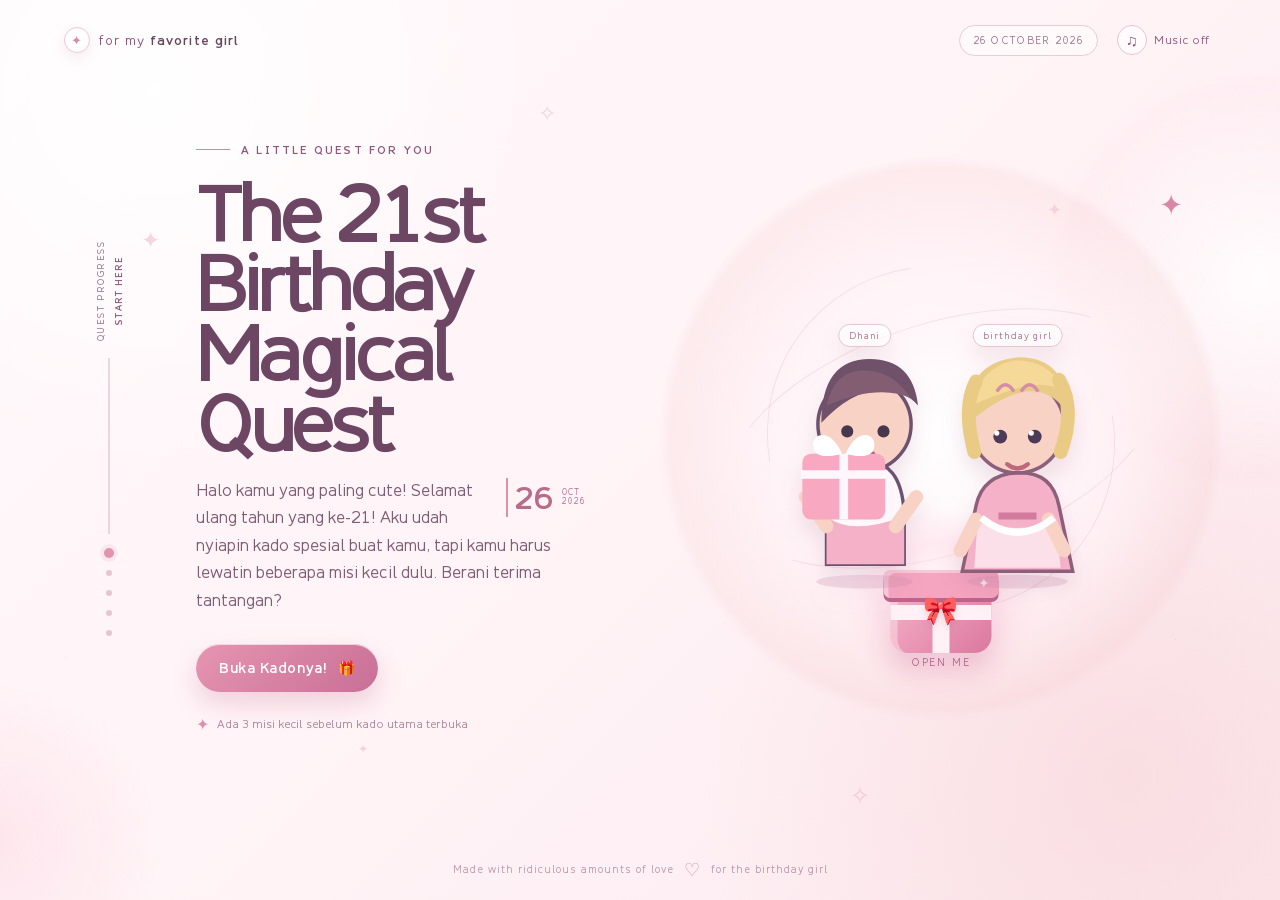
<file: manus/index.html>
<!doctype html>
<html lang="id">
  <head>
    <meta charset="UTF-8" />
    <meta name="viewport" content="width=device-width, initial-scale=1, viewport-fit=cover" />
    <meta name="theme-color" content="#fff3f6" />
    
    
    
    <link rel="preload" href="./fonts/ManusCC0-Bold.ttf" as="font" type="font/ttf" crossorigin />
    <link rel="preload" href="./fonts/ManusCC0-Regular.ttf" as="font" type="font/ttf" crossorigin />
    <script type="module" crossorigin src="./assets/index-D9H2nC9F.js"></script>
    <link rel="stylesheet" crossorigin href="./assets/index-D8zpNMtg.css">
  <title>The 21st Birthday Magical Quest</title>
<link rel="icon" type="image/png" href="./share/a794ed006c311e724276ff7cb25cc368d3a1b92dec61fb9dae13f3d4a20d0c59.png">
<link rel="apple-touch-icon" href="./share/a794ed006c311e724276ff7cb25cc368d3a1b92dec61fb9dae13f3d4a20d0c59.png">
<meta name="description" content="Kejutan ulang tahun ke-21 interaktif dengan tiga misi kecil, karakter chibi, dan surat rahasia romantis.">
<meta property="og:title" content="The 21st Birthday Magical Quest">
<meta property="og:description" content="Kejutan ulang tahun ke-21 interaktif dengan tiga misi kecil, karakter chibi, dan surat rahasia romantis.">
<meta name="twitter:title" content="The 21st Birthday Magical Quest">
<meta name="twitter:description" content="Kejutan ulang tahun ke-21 interaktif dengan tiga misi kecil, karakter chibi, dan surat rahasia romantis.">
</head>
  <body>
    <div id="ui"></div>
  </body>
</html>
</file>
<file: manus/assets/index-D8zpNMtg.css>
@font-face{font-family:ManusCC0;src:url(../fonts/ManusCC0-Regular.ttf)format("truetype");font-weight:400;font-display:swap}@font-face{font-family:ManusCC0;src:url(../fonts/ManusCC0-Medium.ttf)format("truetype");font-weight:500;font-display:swap}@font-face{font-family:ManusCC0;src:url(../fonts/ManusCC0-Bold.ttf)format("truetype");font-weight:700;font-display:swap}:root{--pink:#ffb6c1;--pink-deep:#d7799b;--pink-dark:#8f5679;--blush:#fff1f4;--cream:#fffafc;--pearl:#fffdfd;--ink:#4a3554;--muted:#9a718c;--gold:#e9bd72;--line:#ad6a8e33;--shadow:0 28px 70px #89496b24;--display:ManusCC0,Georgia,serif;--body:ManusCC0,Georgia,serif;--safe-t:env(safe-area-inset-top,0px);--safe-b:env(safe-area-inset-bottom,0px);--safe-l:env(safe-area-inset-left,0px);--safe-r:env(safe-area-inset-right,0px)}*{box-sizing:border-box}html,body{min-height:100%;color:var(--ink);font-family:var(--body);-webkit-font-smoothing:antialiased;background:#fff6f8;margin:0}body{-webkit-user-select:none;user-select:none;-webkit-tap-highlight-color:transparent;overflow-x:hidden}button{font:inherit;color:inherit}button:focus-visible{outline-offset:4px;outline:3px solid #d9799b73}#ui{min-height:100vh}.is-hidden{display:none!important}.loading-screen{z-index:20;text-align:center;background:radial-gradient(circle at 50% 40%,#fff 0,#fff7f9 58%,#f3dce5 100%);align-content:center;place-items:center;gap:12px;transition:opacity .5s,visibility .5s;display:grid;position:fixed;inset:0}.loading-screen.is-done{opacity:0;visibility:hidden}.loading-bow{filter:drop-shadow(0 8px 12px #e9b8c8);font-size:48px;animation:2s ease-in-out infinite float}.loading-kicker{color:var(--pink-dark);letter-spacing:.22em;text-transform:uppercase;margin:0;font-size:11px}.loading-screen h1{color:var(--pink-dark);font:700 clamp(29px,7vw,62px)/.98 var(--display);letter-spacing:-.04em;margin:0}.loading-track{background:#f1dbe4;border-radius:99px;width:min(250px,64vw);height:5px;overflow:hidden}.loading-track span{background:linear-gradient(90deg,#f3a1bb,#d7799b);width:55%;height:100%;animation:1.2s ease-in-out infinite loading;display:block}.loading-status{color:var(--muted);margin:4px 0 0;font-size:12px}.quest-app{background:radial-gradient(circle at 12% 10%,#fffffff2,#0000 28%),radial-gradient(circle at 88% 86%,#f4c2c254,#0000 31%),linear-gradient(135deg,#fff9fb 0%,#fff3f6 54%,#fbe9ef 100%);min-height:100vh;transition:opacity .3s;position:relative;overflow:hidden}.quest-app.is-hidden{opacity:0}.ambient{filter:blur(2px);pointer-events:none;border-radius:50%;position:absolute}.ambient-one{background:radial-gradient(circle,#fffc,#ffd2e11a 66%,#0000 70%);width:420px;height:420px;top:70px;right:-190px}.ambient-two{background:radial-gradient(circle,#f6b7cb3d,#0000 70%);width:340px;height:340px;bottom:-110px;left:-180px}.sparkle-field{pointer-events:none;color:#e59ab4;font-size:14px;position:absolute;inset:0}.sparkle-field span{opacity:.38;animation:3.8s ease-in-out infinite twinkle;position:absolute}.sparkle-field span:first-child{font-size:23px;top:25%;left:11%}.sparkle-field span:nth-child(2){animation-delay:1s;top:72%;left:5%}.sparkle-field span:nth-child(3){font-size:22px;animation-delay:1.6s;top:11%;left:42%}.sparkle-field span:nth-child(4){font-size:18px;animation-delay:.7s;top:22%;right:17%}.sparkle-field span:nth-child(5){animation-delay:2s;top:70%;right:8%}.sparkle-field span:nth-child(6){font-size:24px;animation-delay:1.2s;bottom:10%;right:32%}.sparkle-field span:nth-child(7){font-size:12px;animation-delay:2.2s;bottom:16%;left:28%}.sparkle-field span:nth-child(8){animation-delay:2.8s;top:38%;right:45%}.topbar{z-index:2;padding:24px calc(5vw + var(--safe-l)) 10px calc(5vw + var(--safe-r));justify-content:space-between;align-items:center;gap:20px;max-width:1500px;margin:auto;display:flex;position:relative}.wordmark{color:var(--pink-dark);letter-spacing:.08em;align-items:center;gap:9px;font-size:13px;text-decoration:none;display:flex}.wordmark b{color:#68465e;font-weight:700}.wordmark-mark{color:#de86a7;background:#fff;border:1px solid #f2c7d3;border-radius:50%;place-items:center;width:26px;height:26px;display:grid;box-shadow:0 5px 13px #ad6a8e1f}.topbar-actions{align-items:center;gap:13px;display:flex}.date-pill{color:var(--muted);letter-spacing:.13em;background:#ffffff8a;border:1px solid #efcad6;border-radius:99px;padding:8px 13px;font-size:10px}.icon-button{color:var(--pink-dark);cursor:pointer;letter-spacing:.05em;background:0 0;border:0;align-items:center;gap:7px;font-size:11px;display:flex}.music-icon{background:#ffffffad;border:1px solid #ecc3d1;border-radius:50%;place-items:center;width:30px;height:30px;font-size:16px;display:grid}.icon-button[aria-pressed=true] .music-icon{background:var(--pink-dark);color:#fff;border-color:var(--pink-dark)}.quest-main{z-index:1;grid-template-columns:90px 1fr;align-items:center;gap:42px;width:min(1220px,90vw);min-height:calc(100vh - 114px);margin:0 auto;padding:24px 0 65px;display:grid;position:relative}.progress-rail{color:var(--muted);letter-spacing:.16em;flex-direction:column;align-self:center;align-items:center;gap:16px;font-size:9px;display:flex}.progress-copy{text-align:center;writing-mode:vertical-rl;flex-direction:column;align-items:center;gap:7px;display:flex;transform:rotate(180deg)}.progress-copy b{color:var(--pink-dark);font-size:9px;font-weight:700}.progress-line{background:#edd5dd;width:2px;height:176px;position:relative;overflow:hidden}.progress-line span{width:100%;height:var(--progress,0%);background:linear-gradient(#e58cac,#d36f98);transition:height .5s;display:block}.progress-dots{flex-direction:column;gap:14px;display:flex}.progress-dots i{background:#e7c5d0;border-radius:50%;width:6px;height:6px;transition:all .3s;display:block}.progress-dots i.is-active{background:#e194af;box-shadow:0 0 0 4px #e194af24}.progress-dots i.is-current{width:10px;height:10px;margin:-2px}.quest-layout{grid-template-columns:minmax(320px,.85fr) minmax(440px,1.15fr);align-items:center;gap:5vw;min-width:0;transition:opacity .18s,transform .18s;display:grid}.quest-layout.scene-exit{opacity:0;transform:translate(22px)}.quest-layout.scene-enter{animation:.65s cubic-bezier(.2,.9,.2,1) both sceneIn}.scene-copy{z-index:2;max-width:520px;position:relative}.eyebrow{color:var(--pink-dark);letter-spacing:.2em;text-transform:uppercase;align-items:center;gap:11px;font-size:11px;font-weight:700;display:flex}.eyebrow-line{background:#d887a3;width:34px;height:1px}.scene-title{color:#6c4662;font:700 clamp(47px,6.2vw,84px)/.88 var(--display);letter-spacing:-.075em;white-space:normal;margin:20px 0 21px}.scene-intro{color:#805d75;max-width:450px;margin:0;font-size:16px;line-height:1.72}.soft-accent{color:#bd7895;font-style:italic}.date-stamp{float:right;color:#b96c89;border-left:2px solid #dc91aa;align-items:center;gap:9px;margin:1px 6px 5px 18px;padding:7px 10px 7px 7px;display:flex}.date-stamp span{font:700 31px/.8 var(--display)}.date-stamp small{letter-spacing:.12em;font-size:8px;line-height:1.2}.scene-actions{flex-wrap:wrap;align-items:center;gap:16px;margin-top:30px;display:flex}.primary-button,.secondary-button,.text-button{cursor:pointer;border:0}.primary-button{color:#fff;letter-spacing:.04em;background:linear-gradient(135deg,#e695b0,#c86f96);border-radius:999px;padding:15px 23px;font-size:14px;font-weight:700;transition:transform .18s,box-shadow .18s;position:relative;box-shadow:0 12px 24px #c3678e40,inset 0 1px #ffffffa6}.primary-button span{margin-left:6px}.primary-button:hover,.primary-button:focus-visible{transform:translateY(-3px);box-shadow:0 17px 28px #c3678e4d,inset 0 1px #ffffffa6}.pulse-button{animation:2.2s ease-in-out infinite buttonPulse}.glow-button{animation:2s ease-in-out infinite buttonPulse;box-shadow:0 12px 25px #c3678e40,0 0 0 7px #eba6bd21}.letter-button{background:linear-gradient(135deg,#d77e9e,#ad5d83)}.text-button{color:#b56989;background:0 0;padding:10px 0;font-size:13px;font-weight:700}.text-button:hover{text-decoration:underline}.secondary-button{color:#9a6480;background:#ffffffb3;border:1px solid #e6bdcb;border-radius:999px;padding:12px 20px;font-size:13px;font-weight:700}.micro-copy{clear:both;color:#ac8298;align-items:center;gap:8px;margin:22px 0 0;font-size:11px;display:flex}.sparkle-dot{color:#df8fac;font-size:16px}.memory-progress{color:#a67590;letter-spacing:.08em;text-transform:uppercase;align-items:center;gap:5px;margin-top:24px;font-size:11px;display:inline-flex}.memory-progress span{color:#c3698d;font:700 22px var(--display)}.memory-actions{margin-top:20px}.wish-meter{color:#b27590;letter-spacing:.1em;align-items:center;gap:11px;margin-top:22px;font-size:10px;display:flex}.wish-challenge{background:linear-gradient(135deg,#ffffffe0,#ffebf3cc);border:1px solid #edbfd0;border-radius:16px;gap:4px;max-width:430px;margin:18px 0 0;padding:12px 15px;display:grid;position:relative;overflow:hidden;box-shadow:0 10px 20px #ad6a8e1a}.wish-challenge:after{content:"✦ ✦ ✦";color:#e5a0b8;letter-spacing:5px;animation:1.5s ease-in-out infinite twinkle;position:absolute;top:10px;right:12px}.wish-challenge span{color:#c56f91;letter-spacing:.16em;font-size:9px;font-weight:700}.wish-challenge strong{color:#8f5679;font-size:13px}.wish-challenge small{color:#b17891;font-size:10px;line-height:1.4}.wish-challenge strong,.wish-challenge small{padding-right:70px}.wish-meter>div{background:#efd9e1;border-radius:99px;width:112px;height:5px;overflow:hidden}.wish-meter i{background:#df8fac;border-radius:99px;width:0;height:100%;transition:all .4s;display:block}.wish-meter b{color:#d07294;font-size:10px}.letter-intro{max-height:315px;padding-right:8px;font-size:14px;line-height:1.58;overflow:auto}.grand-birthday{text-align:center;background:linear-gradient(135deg,#ffffffe6,#ffe9f2db);border:1px solid #edbfd0;border-radius:20px;margin:0 0 20px;padding:14px 18px 16px;position:relative;overflow:hidden;box-shadow:0 12px 25px #ad6a8e1f}.grand-birthday:before,.grand-birthday:after{content:"✦";color:#df8fac;font-size:22px;animation:1.4s ease-in-out infinite twinkle;position:absolute;top:50%;transform:translateY(-50%)}.grand-birthday:before{left:15px}.grand-birthday:after{animation-delay:-.7s;right:15px}.grand-birthday span{color:#c56f91;letter-spacing:.22em;font-size:9px;font-weight:700;display:block}.grand-birthday strong{color:#c86f96;font:700 clamp(30px,4.2vw,58px)/.92 var(--display);letter-spacing:-.06em;text-shadow:0 3px #fff,0 8px 18px #c3678e2e;margin-top:4px;display:block}.grand-birthday small{color:#a8758e;letter-spacing:.1em;margin-top:8px;font-size:10px;display:block}.final-badge{color:#c86f96;float:right;background:#ffffff8c;border:1px solid #edc4d2;border-radius:50%;align-items:center;gap:9px;width:80px;height:80px;margin:0 0 10px 16px;padding:9px;display:flex}.final-badge span{font:700 30px/.8 var(--display)}.final-badge small{letter-spacing:.08em;font-size:7px;line-height:1.2}.final-gallery{clear:both;grid-template-columns:repeat(4,1fr);gap:8px;width:min(450px,100%);margin-top:18px;display:grid}.final-gallery img{aspect-ratio:1;object-fit:cover;border:4px solid #fff;border-radius:9px;width:100%;display:block;transform:rotate(-2deg);box-shadow:0 8px 16px #89496b21}.final-gallery img:nth-child(2){transform:rotate(2deg)}.final-gallery img:nth-child(3){transform:rotate(-1deg)}.final-gallery img:nth-child(4){transform:rotate(3deg)}.scene-art{isolation:isolate;justify-content:center;align-items:center;min-height:550px;display:flex;position:relative}.scene-art:before{content:"";z-index:-2;background:radial-gradient(circle,#fffffff0 0,#fff2f6c2 46%,#f4c2c22e 68%,#0000 71%);border-radius:50%;width:min(590px,44vw);height:min(590px,44vw);position:absolute}.art-orbit{border:1px solid #d990aa38;border-radius:50%;position:absolute;transform:rotate(-18deg)}.orbit-one{border-left-color:#0000;border-right-color:#0000;width:82%;height:42%}.orbit-two{border-top-color:#0000;border-bottom-color:#0000;width:64%;height:62%;transform:rotate(36deg)}.art-ribbon{color:#d987a4;font-size:29px;animation:3.4s ease-in-out infinite float;position:absolute;top:4%;right:6%}.character-pair{z-index:4;justify-content:center;align-items:flex-end;gap:8px;display:flex;position:relative;transform:translateY(24px)}.character{filter:drop-shadow(0 12px 10px #89496b21);width:145px;animation:4.5s ease-in-out infinite characterFloat;position:relative}.character-girl{animation-delay:-1.5s}.character-tag{color:#b0728e;letter-spacing:.1em;white-space:nowrap;background:#ffffffb8;border:1px solid #eac3d1;border-radius:99px;padding:5px 10px;font-size:9px;position:absolute;top:-9px;left:50%;transform:translate(-50%)}.chibi-svg{width:100%;height:auto;display:block;overflow:visible}.prop{transform-origin:50%;animation:2.4s ease-in-out infinite propBop}.prop-cake{animation-delay:.2s}.prop-letter{animation:2.6s ease-in-out infinite letterWave}.prop-shark{animation-delay:-.3s}.gift-box{z-index:2;width:125px;height:130px;animation:3.2s ease-in-out infinite giftFloat;position:absolute;bottom:44px;left:50%;transform:translate(-50%)}.gift-body{background:linear-gradient(135deg,#f9b5c9,#da789f);border-radius:9px 9px 17px 17px;width:101px;height:74px;position:absolute;bottom:16px;left:12px;box-shadow:inset 7px 3px #ffffff59,0 16px 25px #c4688f3b}.gift-body i,.gift-body b{background:#fff1f5;display:block;position:absolute}.gift-body i{width:17px;height:74px;top:0;left:42px}.gift-body b{width:101px;height:15px;top:26px;left:0}.gift-lid{z-index:2;background:#f5a5bf;border-radius:7px;width:115px;height:28px;transition:transform .5s cubic-bezier(.2,1.3,.4,1);position:absolute;top:31px;left:5px;box-shadow:inset 5px 3px #fff6,0 4px #bd658c}.gift-lid span{color:#fff;font-size:14px;position:absolute;top:4px;right:9px}.gift-ribbon{z-index:3;filter:drop-shadow(0 4px 3px #8c4b6c2e);font-size:28px;transition:all .5s;position:absolute;top:52px;left:44px}.gift-label{color:#b26286;letter-spacing:.18em;text-transform:uppercase;font-size:10px;position:absolute;bottom:0;left:50%;transform:translate(-50%)}.gift-glow{z-index:-1;background:radial-gradient(circle,#fffffff2,#ffbcd538 44%,#0000 68%);animation:2s ease-in-out infinite glowPulse;position:absolute;inset:-35px}.gift-box.is-opening{animation:.75s cubic-bezier(.2,1.4,.4,1) both giftCelebration}.gift-box.is-opening .gift-lid{transform:translateY(-65px)rotate(-18deg)}.gift-box.is-opening .gift-ribbon{opacity:0;transform:translateY(-41px)rotate(20deg)}.gift-box.is-opening .gift-glow{animation:.55s ease-out both burst}.memory-deck{z-index:6;perspective:900px;gap:12px;display:flex;position:absolute;bottom:50px;left:50%;transform:translate(-50%)rotate(-4deg)}.memory-card{cursor:pointer;perspective:900px;filter:drop-shadow(0 15px 12px #8b4e6f24);background:0 0;border:0;width:130px;height:174px;padding:0;transition:transform .2s}.memory-card:nth-child(2){z-index:2;transform:translateY(-23px)rotate(5deg)}.memory-card:nth-child(3){transform:rotate(8deg)}.memory-card:hover{transform:translateY(-10px)rotate(0)}.memory-card:nth-child(2):hover{transform:translateY(-30px)rotate(5deg)}.card-inner{width:100%;height:100%;transform-style:preserve-3d;transition:transform .75s cubic-bezier(.2,.8,.2,1);display:block;position:relative}.memory-card.is-flipped .card-inner{transform:rotateY(180deg)}.card-face{backface-visibility:hidden;border-radius:9px;flex-direction:column;justify-content:center;align-items:center;display:flex;position:absolute;inset:0;overflow:hidden}.card-front{color:#fff8fb;background:linear-gradient(145deg,#f8b8c9,#e99bb5);border:7px solid #fff}.card-front:before{content:"";border:1px dashed #ffffffb3;border-radius:4px;position:absolute;inset:10px}.card-front b{font:700 23px/.9 var(--display);text-align:center;text-transform:uppercase;letter-spacing:-.03em}.card-front small{letter-spacing:.15em;text-transform:uppercase;opacity:.8;font-size:8px;position:absolute;bottom:15px}.card-bow{font-size:18px;position:absolute;top:12px}.card-back{background:#fff;padding:7px;transform:rotateY(180deg)}.card-back .photo-placeholder{border-radius:5px;width:100%;height:100%}.photo-placeholder{color:#ae6b88;text-align:center;background:linear-gradient(145deg,#fff8fa,#fce7ee);border:1px dashed #e59ab5;flex-direction:column;justify-content:center;align-items:center;gap:6px;display:flex}.photo-icon{filter:grayscale(.08);font-size:28px}.photo-placeholder strong{letter-spacing:.02em;font-size:10px}.photo-placeholder small{color:#c08aa2;font-size:8px;line-height:1.3}.photo-placeholder.photo-real{background:#fff;border:0;display:block;position:relative;overflow:hidden}.photo-real img{object-fit:cover;width:100%;height:100%;display:block}.photo-real .photo-caption{color:#fff;letter-spacing:.02em;text-align:center;background:#5b354db8;border-radius:5px;padding:4px 5px;font-size:8px;line-height:1.2;position:absolute;bottom:6px;left:6px;right:6px}.bonus-photo.photo-real{border-radius:2px;width:100%;height:100%}.bonus-photo.photo-real .photo-caption{font-size:10px;bottom:8px}.cake-display{z-index:3;cursor:pointer;touch-action:manipulation;width:220px;height:220px;position:absolute;bottom:51px;left:50%;transform:translate(-50%)}.cake-display:active{transform:translate(-50%)scale(.96)}.tap-count-label{color:#b35f83;letter-spacing:.1em;white-space:nowrap;background:#ffffffc2;border:1px solid #edbfd0;border-radius:99px;padding:4px 9px;font-size:10px;font-weight:700;position:absolute;bottom:-44px;left:50%;transform:translate(-50%);box-shadow:0 6px 12px #ad6a8e1f}.cake-glow{background:radial-gradient(circle,#ffe59e73,#0000 65%);border-radius:50%;animation:1.8s infinite glowPulse;position:absolute;inset:-70px}.cake-plate{background:#e2a0bb;border-radius:50%;width:210px;height:18px;position:absolute;bottom:4px;left:5px;box-shadow:0 5px #cf7fa4}.cake{background:linear-gradient(#fff7fa 0 22%,#f4b4c7 23% 58%,#f7d7e0 59%);border-radius:14px 14px 22px 22px;width:165px;height:84px;position:absolute;bottom:20px;left:28px;box-shadow:inset 0 -8px #d4759733}.cake-top{background:#fff8f9;border:3px solid #efb7c9;border-radius:50%;width:155px;height:29px;position:absolute;top:-7px;left:5px}.cake-ribbon{opacity:.65;background:#d984a5;width:100%;height:10px;position:absolute;top:37px;left:0}.cake-sprinkles{color:#dda265;letter-spacing:4px;font-size:9px;position:absolute;top:12px;left:19px}.candles{z-index:2;gap:19px;display:flex;position:absolute;top:27px;left:58px}.candles i{transform-origin:bottom;background:repeating-linear-gradient(135deg,#ffd5e2 0 5px,#ea8eae 5px 9px);border-radius:4px;width:7px;height:44px;transition:all .4s;position:relative}.candles i:before{content:"";background:#ffc86a;border-radius:50% 50% 45% 45%;width:11px;height:15px;animation:1s ease-in-out infinite flame;position:absolute;top:-14px;left:50%;transform:translate(-50%);box-shadow:0 0 12px #ffc86a}.candles[data-blown="1"] i:before{animation:.18s ease-in-out infinite flame}.candles[data-blown="2"] i{height:27px}.candles[data-blown="2"] i:before{transform:translate(-50%)scale(.6)}.candles[data-blown="3"] i{opacity:.35;height:0}.candles[data-blown="3"] i:before{opacity:0}.cake-label{font:italic 15px var(--display);color:#c26c8d;white-space:nowrap;position:absolute;bottom:-20px;left:50%;transform:translate(-50%)}.proposal-seal{color:#c27692;background:#ffffff73;border:1px dashed #e19ab4;border-radius:50%;place-items:center;width:180px;height:180px;display:grid;position:absolute;bottom:70px;left:50%;transform:translate(-50%)rotate(-8deg);box-shadow:0 12px 35px #c16b901a}.proposal-seal:before{content:"";border:1px solid #f0cad7;border-radius:50%;position:absolute;inset:9px}.proposal-seal span{font-size:46px}.proposal-seal small{text-align:center;font:italic 15px/1.1 var(--display)}.proposal-actions{position:relative}.escape-zone{width:200px;height:54px;position:relative}.runaway-button{white-space:nowrap;transition:left .22s cubic-bezier(.2,1.4,.4,1),top .22s cubic-bezier(.2,1.4,.4,1),transform .22s;position:absolute;top:8px;left:8px}.runaway-button.is-running{transform:rotate(-8deg)scale(.95)}.bonus-frame{z-index:5;background:linear-gradient(145deg,#fff,#fff5f8);border:10px solid #f1b8c9;width:250px;height:286px;padding:24px 19px 16px;animation:4s ease-in-out infinite photoFloat;position:absolute;bottom:34px;left:50%;transform:translate(-50%)rotate(3deg);box-shadow:0 16px 34px #ab597f2e,inset 0 0 0 4px #fff1f5}.bonus-frame:before,.bonus-frame:after{content:"";border:2px solid #e9a6bc;width:34px;height:34px;position:absolute}.bonus-frame:before{border-bottom:0;border-right:0;top:-18px;left:-18px}.bonus-frame:after{border-top:0;border-left:0;bottom:-18px;right:-18px}.frame-bow{filter:drop-shadow(0 5px 4px #ae5b7d29);font-size:42px;position:absolute;top:-37px;left:50%;transform:translate(-50%)}.bonus-photo{border-radius:3px;width:100%;height:202px}.frame-caption{text-align:center;color:#bb6d8c;font:italic 13px var(--display);margin-top:9px;display:block}.footer-note{z-index:2;left:50%;bottom:calc(19px + var(--safe-b));color:#ba93a8;letter-spacing:.1em;white-space:nowrap;align-items:center;gap:10px;font-size:10px;display:flex;position:absolute;transform:translate(-50%)}.footer-heart{color:#df8dab;font-size:18px}.toast{z-index:12;color:#9c6683;opacity:0;pointer-events:none;background:#fffdfef2;border:1px solid #edbfce;border-radius:99px;max-width:min(90vw,430px);padding:12px 18px;font-size:12px;transition:all .3s;position:fixed;bottom:62px;left:50%;transform:translate(-50%,10px);box-shadow:0 12px 30px #88486d24}.toast.is-visible{opacity:1;transform:translate(-50%)}#confetti-canvas{z-index:10;pointer-events:none;width:100%;height:100%;position:fixed;inset:0}.wish-flash:after{content:"";z-index:15;pointer-events:none;background:#fff;animation:.5s ease-out both flash;position:fixed;inset:0}@keyframes loading{0%{transform:translate(-100%)}to{transform:translate(240%)}}@keyframes float{0%,to{transform:translateY(0)}50%{transform:translateY(-9px)}}@keyframes twinkle{0%,to{opacity:.2;transform:scale(.8)rotate(0)}50%{opacity:.85;transform:scale(1.2)rotate(15deg)}}@keyframes sceneIn{0%{opacity:0;transform:translateY(18px)}to{opacity:1;transform:none}}@keyframes buttonPulse{0%,to{box-shadow:0 12px 24px #c3678e40,0 0 #d7799b47}50%{box-shadow:0 16px 28px #c3678e4d,0 0 0 9px #d7799b00}}@keyframes characterFloat{0%,to{transform:translateY(0)rotate(-1deg)}50%{transform:translateY(-6px)rotate(1deg)}}@keyframes propBop{0%,to{transform:rotate(-2deg)}50%{transform:rotate(3deg)translateY(-3px)}}@keyframes letterWave{0%,to{transform:rotate(-2deg)}50%{transform:rotate(5deg)translateY(-3px)}}@keyframes giftCelebration{0%{transform:translate(-50%)scale(1)rotate(0)}35%{transform:translate(-50%)scale(1.18)rotate(-5deg)}70%{transform:translate(-50%)scale(.96)rotate(4deg)}to{transform:translate(-50%)scale(1)rotate(0)}}@keyframes giftFloat{0%,to{transform:translate(-50%)translateY(0)}50%{transform:translate(-50%)translateY(-9px)}}@keyframes glowPulse{0%,to{opacity:.6;transform:scale(.95)}50%{opacity:1;transform:scale(1.05)}}@keyframes burst{0%{opacity:.9;transform:scale(1)}to{opacity:0;transform:scale(1.8)}}@keyframes flame{0%,to{transform:translate(-50%)scale(1)rotate(-2deg)}50%{transform:translate(-50%)scale(.82)rotate(3deg)}}@keyframes photoFloat{0%,to{transform:translate(-50%)rotate(3deg)translateY(0)}50%{transform:translate(-50%)rotate(1deg)translateY(-11px)}}@keyframes flash{0%{opacity:.9}to{opacity:0}}@media (max-width:900px){.topbar{padding-left:5vw;padding-right:5vw}.quest-main{grid-template-columns:1fr;gap:0;width:min(92vw,680px);min-height:calc(100vh - 90px);padding-top:10px}.progress-rail{flex-direction:row;gap:11px;display:flex;position:absolute;top:12px;right:0}.progress-copy{writing-mode:initial;align-items:flex-end;transform:none}.progress-line{width:72px;height:2px}.progress-line span{width:var(--progress,0%);height:100%}.progress-dots{flex-direction:row}.quest-layout{grid-template-columns:1fr;gap:5px}.scene-copy{max-width:620px;padding:38px 0 0}.scene-title{font-size:clamp(46px,10vw,75px)}.scene-art{min-height:430px;margin-top:-7px}.scene-art:before{width:min(580px,86vw);height:min(580px,86vw)}.footer-note{bottom:10px}.character{width:120px}.gift-box{bottom:30px}.memory-deck{bottom:31px}.cake-display{bottom:32px}.proposal-seal{bottom:45px}.bonus-frame{bottom:20px}}@media (max-width:580px){.grand-birthday{margin-bottom:16px;padding:12px 10px 13px}.grand-birthday span{letter-spacing:.14em;font-size:7px}.grand-birthday strong{font-size:31px}.grand-birthday small{font-size:8px}.grand-birthday:before{left:7px}.grand-birthday:after{right:7px}.topbar{padding-top:16px}.wordmark{font-size:11px}.date-pill,.music-label{display:none}.quest-main{width:calc(100% - 38px);padding-bottom:48px}.progress-rail{top:11px}.progress-copy span{display:none}.progress-line{width:45px}.scene-copy{padding-top:32px}.eyebrow{letter-spacing:.14em;font-size:9px}.scene-title{margin:15px 0 17px;font-size:clamp(42px,13vw,62px)}.scene-intro{font-size:14px;line-height:1.6}.scene-art{min-height:360px;margin-left:-8px;margin-right:-8px}.scene-art:before{width:100vw;height:100vw}.character-pair{gap:0;transform:translateY(12px)}.character{width:102px}.character-tag{padding:4px 7px;font-size:7px}.gift-box{width:102px;height:108px;bottom:23px}.gift-body{width:82px;height:60px;left:10px}.gift-body i{width:14px;height:60px;left:34px}.gift-body b{width:82px;top:22px}.gift-lid{width:94px;height:23px;top:29px;left:4px}.gift-ribbon{font-size:22px;top:45px;left:37px}.gift-label{font-size:8px}.memory-deck{gap:5px;bottom:18px;transform:translate(-50%)rotate(-4deg)}.memory-card{width:91px;height:132px}.memory-card:nth-child(2){transform:translateY(-13px)rotate(5deg)}.memory-card:nth-child(2):hover{transform:translateY(-18px)rotate(5deg)}.card-front{border-width:5px}.card-front b{font-size:16px}.card-front small{font-size:6px;bottom:9px}.card-bow{font-size:13px;top:8px}.card-back{padding:4px}.photo-icon{font-size:20px}.photo-placeholder strong{font-size:8px}.photo-placeholder small{font-size:6px}.cake-display{width:175px;height:175px;bottom:20px}.cake-plate{width:170px}.cake{width:132px;height:67px;left:21px}.cake-top{width:124px}.candles{gap:14px;top:21px;left:45px}.cake-label{font-size:13px;bottom:-15px}.proposal-seal{width:145px;height:145px;bottom:30px}.proposal-seal span{font-size:36px}.proposal-seal small{font-size:13px}.bonus-frame{border-width:8px;width:196px;height:226px;padding:18px 13px 10px;bottom:15px}.bonus-photo{height:161px}.frame-bow{font-size:33px;top:-30px}.frame-caption{margin-top:4px;font-size:11px}.scene-actions{gap:9px;margin-top:23px}.primary-button{padding:13px 18px;font-size:13px}.secondary-button{padding:10px 14px;font-size:11px}.escape-zone{width:160px;height:46px}.runaway-button{font-size:11px}.footer-note{letter-spacing:.04em;font-size:8px;bottom:8px}.footer-note .footer-heart{font-size:14px}.letter-intro{max-height:236px;font-size:12px}.final-badge{width:64px;height:64px;margin-left:10px}.final-badge span{font-size:24px}.final-badge small{font-size:6px}.toast{font-size:10px;bottom:40px}}@media (prefers-reduced-motion:reduce){*,:before,:after{scroll-behavior:auto!important;transition-duration:.01ms!important;animation-duration:.01ms!important;animation-iteration-count:1!important}}
</file>
